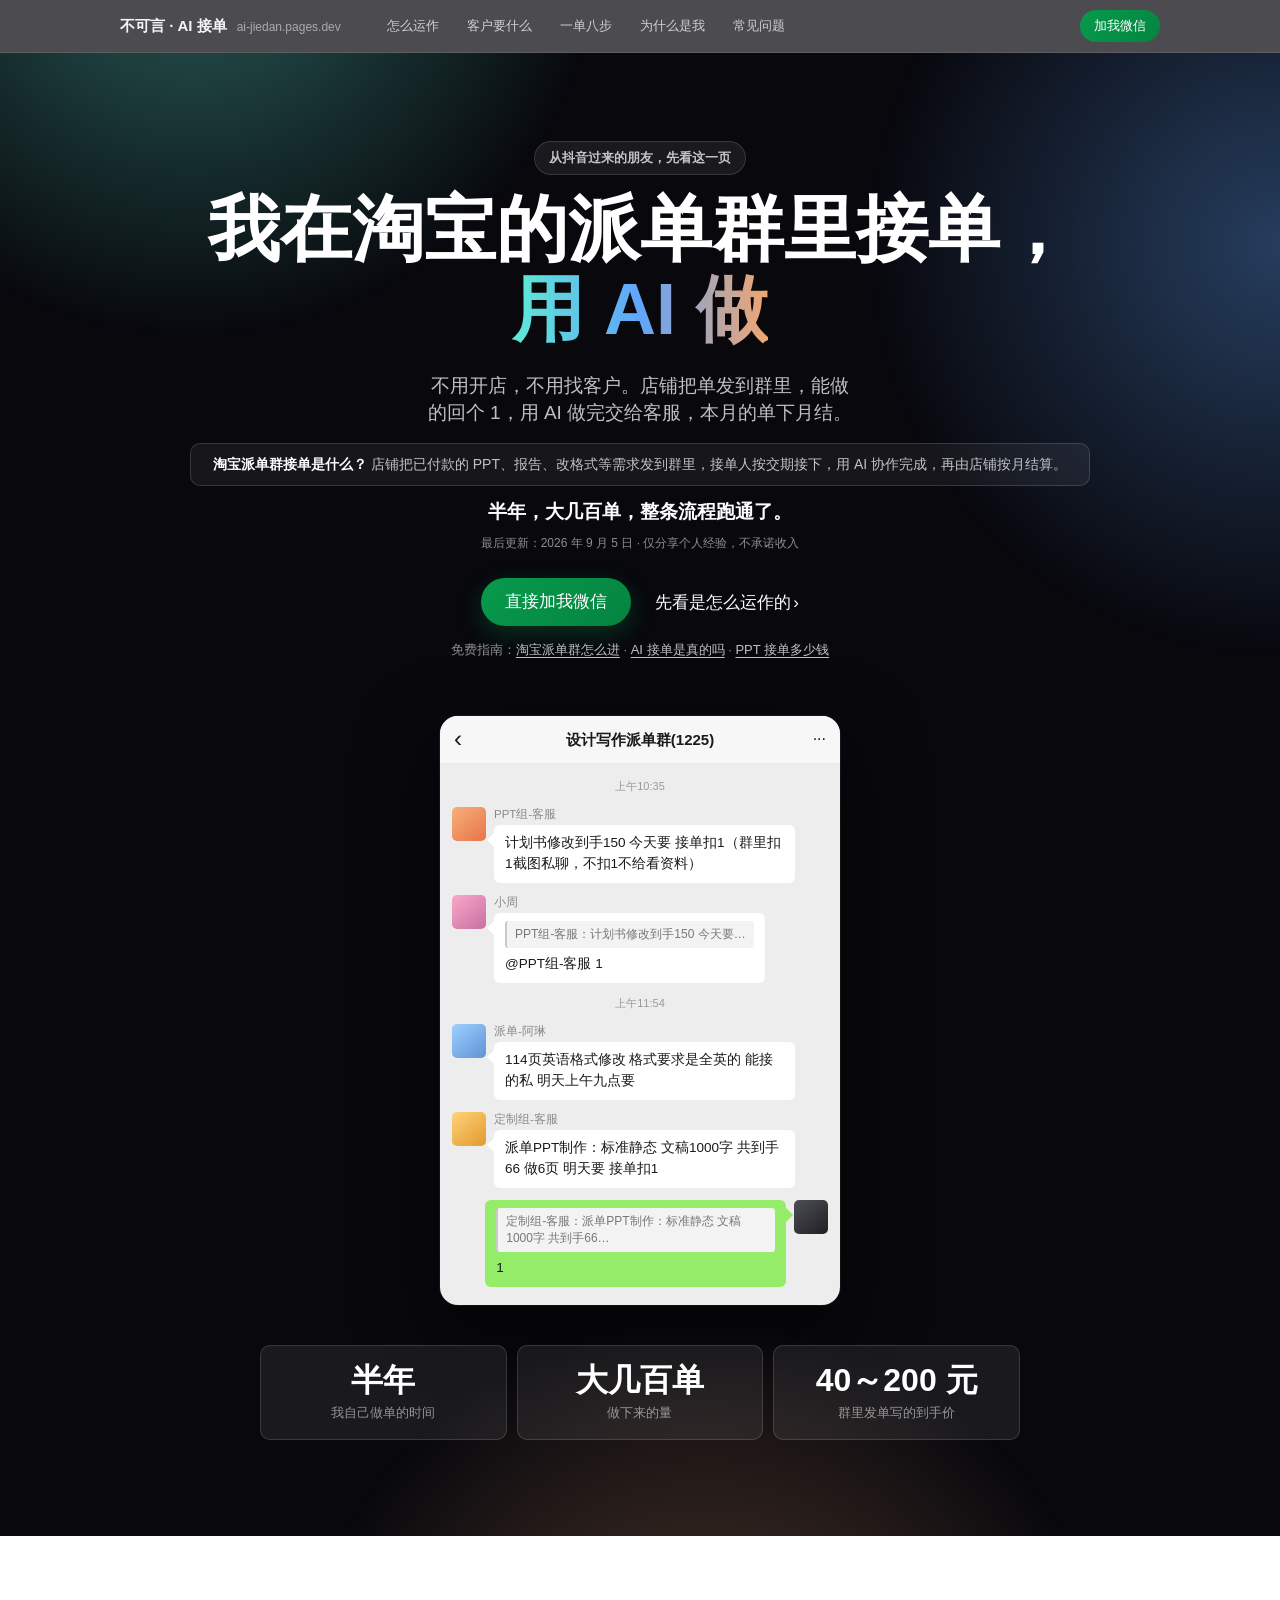
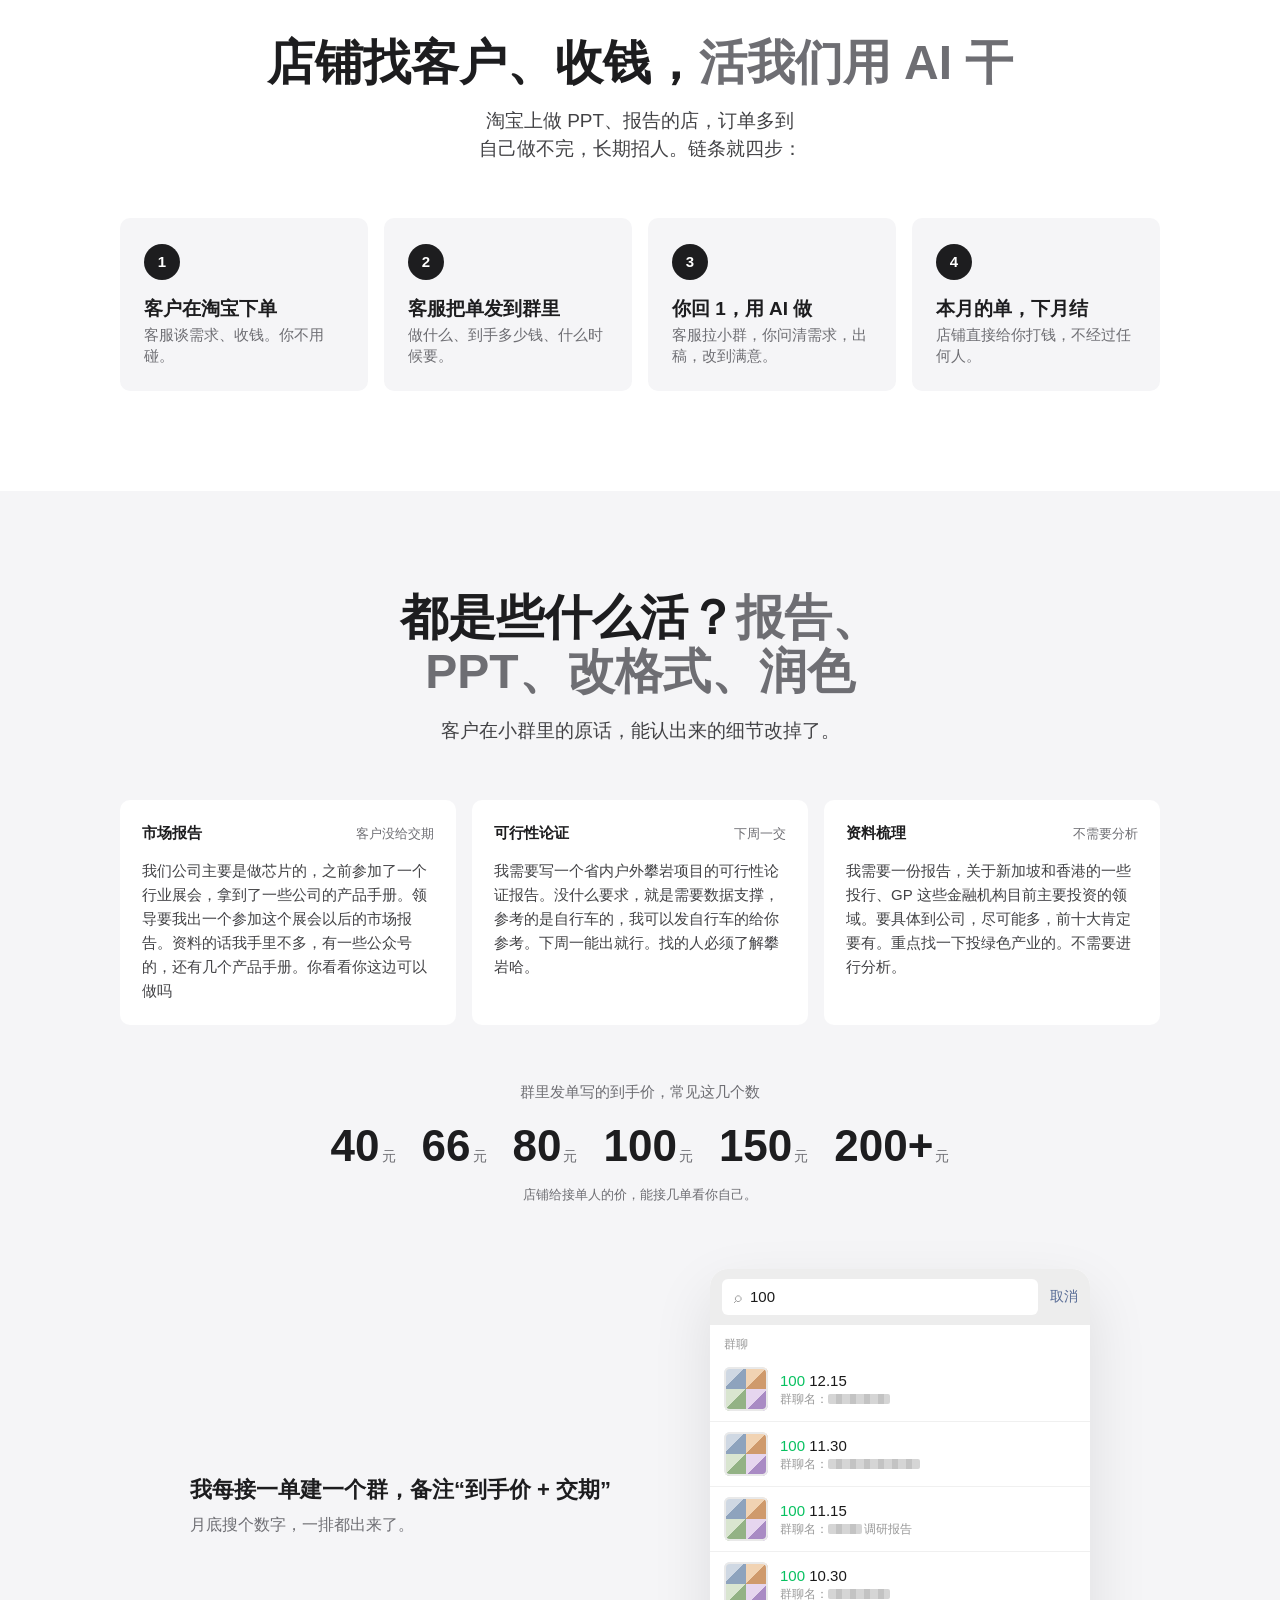
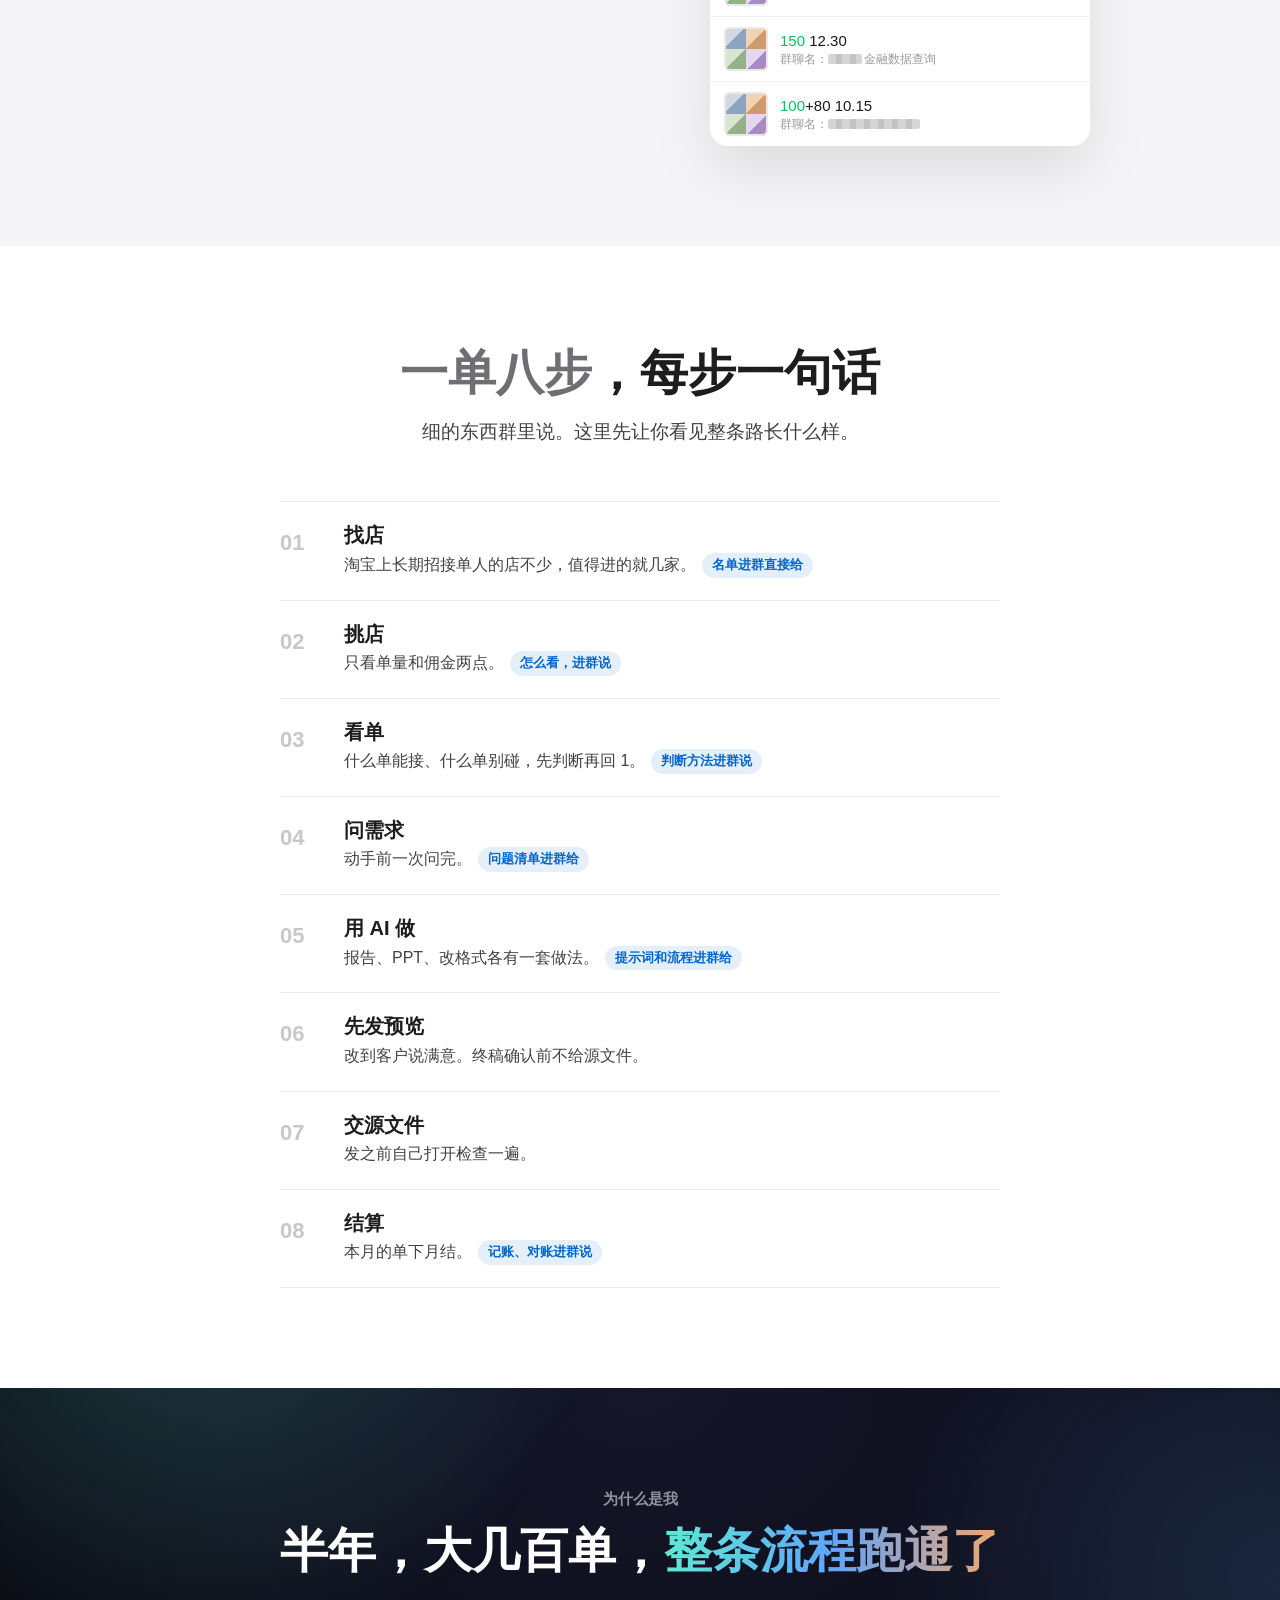
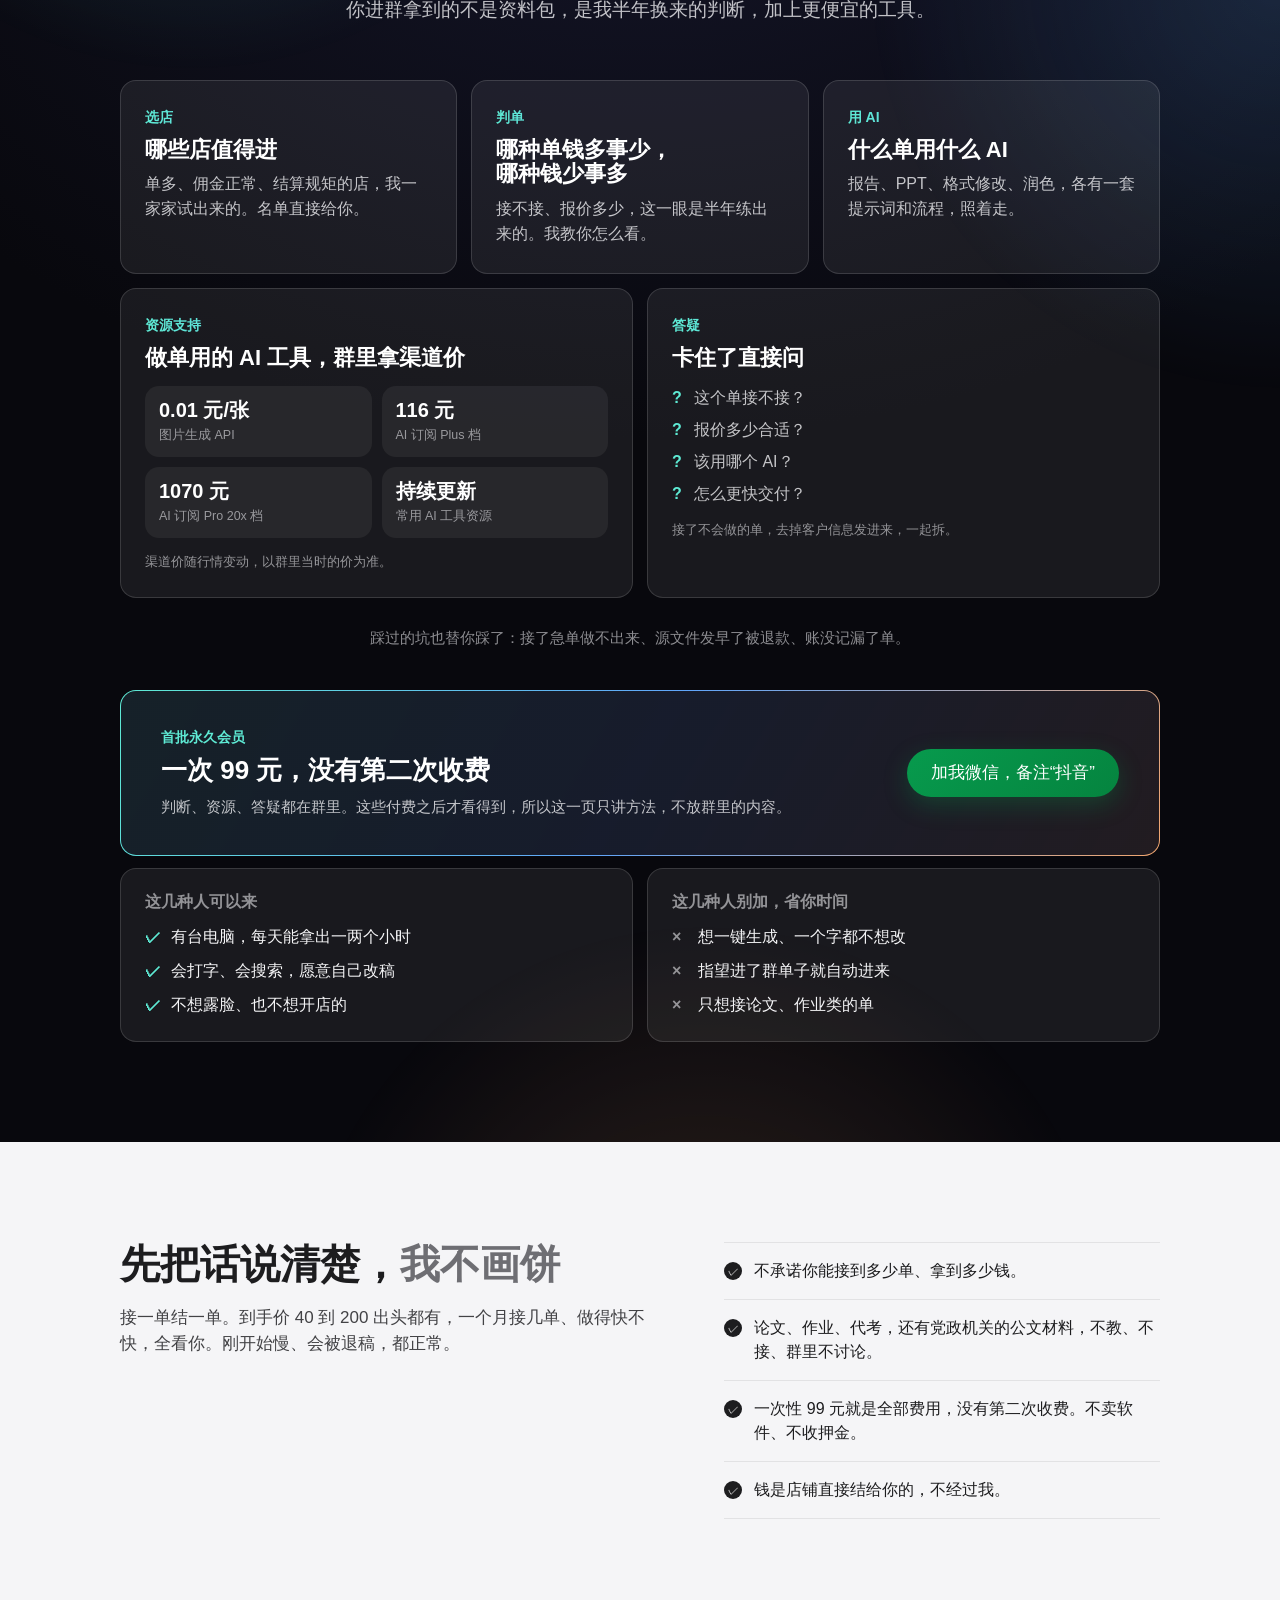
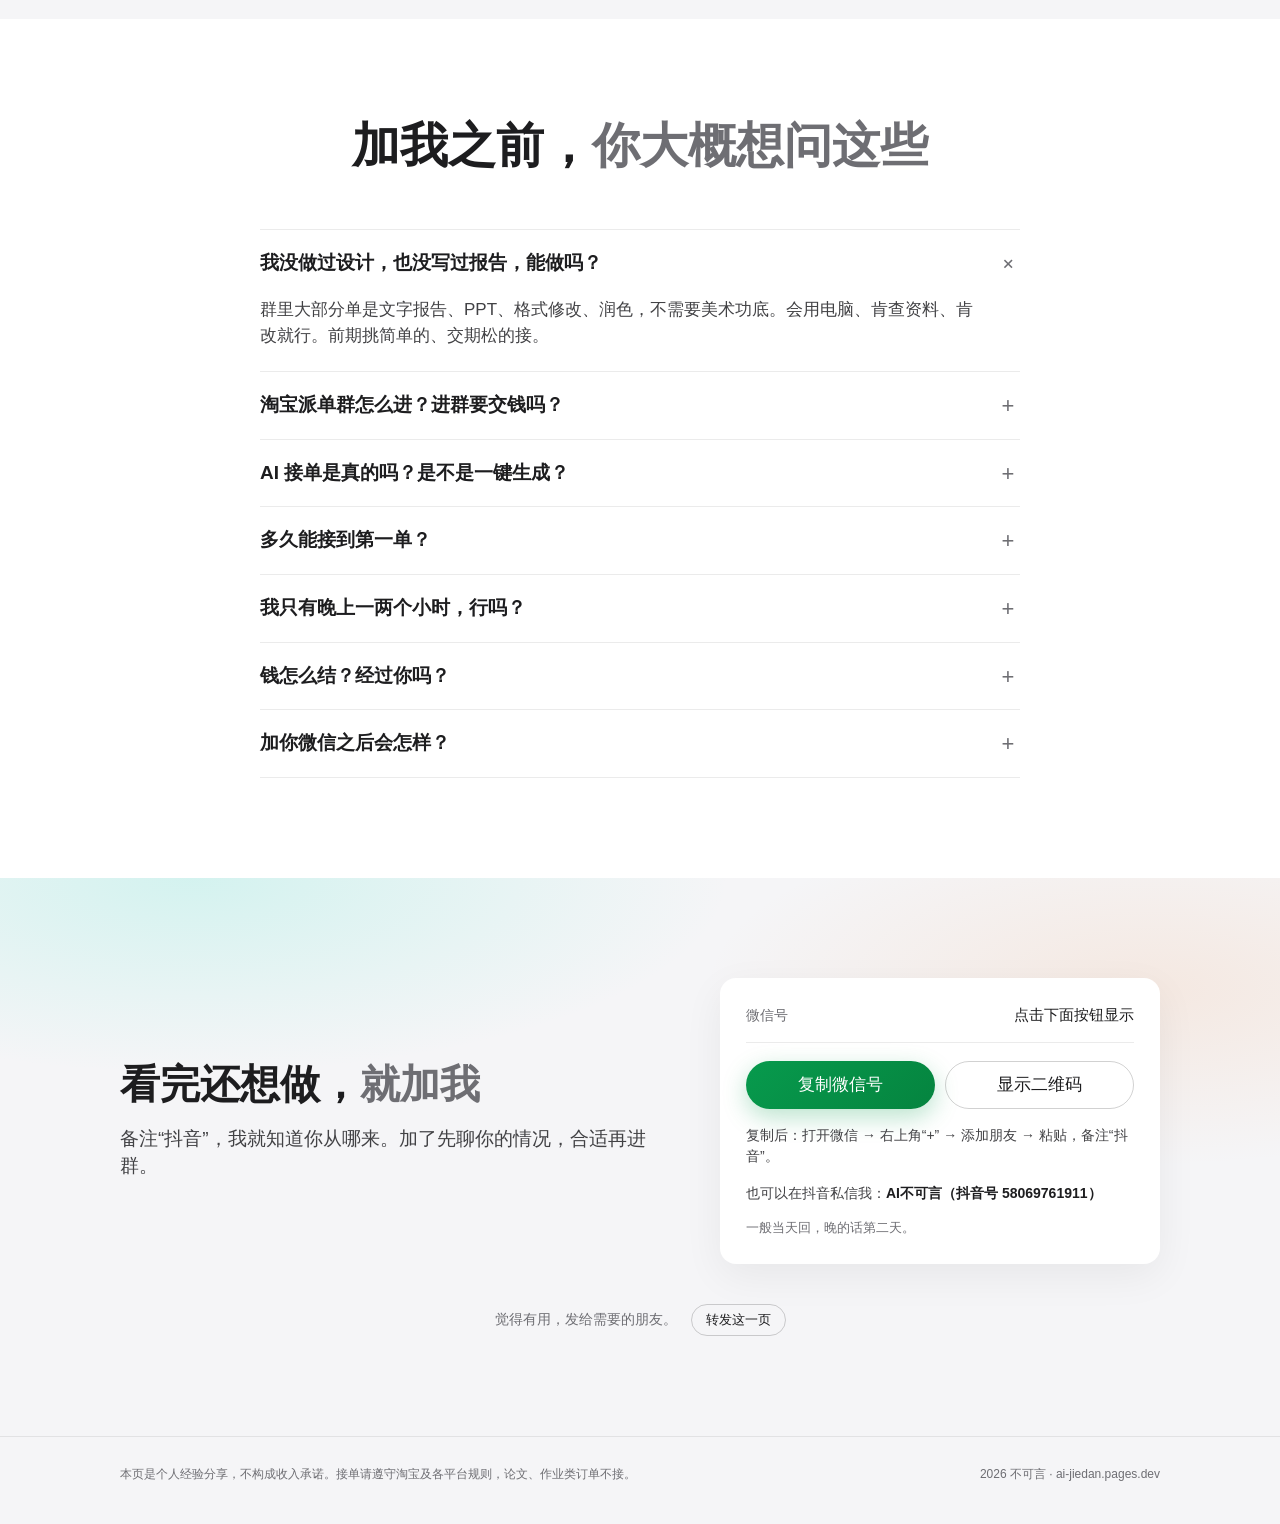
<file: index.html>
<!doctype html>
<html lang="zh-CN">
  <head>
    <meta charset="utf-8" />
    <meta name="viewport" content="width=device-width, initial-scale=1" />
    <meta
      http-equiv="Content-Security-Policy"
      content="default-src 'self'; img-src 'self' data:; style-src 'self'; script-src 'self'; connect-src 'none'; object-src 'none'; base-uri 'self'; form-action 'none'"
    />
    <meta name="referrer" content="no-referrer" />
    <meta name="format-detection" content="telephone=no" />
    <meta name="theme-color" content="#08080d" />
    <title>用 AI 在淘宝派单群接单怎么做？找店、进群、做单、结算八步｜不可言</title>
    <meta
      name="description"
      content="淘宝上做 PPT、报告的店铺长期招人，进他们的派单群，看到能做的单就接，用 AI 做完交给客服，本月单下月结。不可言做了半年、大几百单，把找店、进群、挑单、做单、结算的整条流程讲清楚，附派单群里真实的到手价。"
    />
    <meta name="author" content="不可言" />
    <meta name="robots" content="index, follow, max-image-preview:large" />
    <link rel="canonical" href="https://ai-jiedan.pages.dev/" />
    <link rel="alternate" type="text/plain" href="llms.txt" title="AI 阅读摘要" />
    <link rel="icon" href="favicon.svg" type="image/svg+xml" />
    <link rel="apple-touch-icon" href="assets/apple-touch-icon.png" />

    <meta property="og:type" content="website" />
    <meta property="og:site_name" content="不可言 · AI 接单" />
    <meta property="og:locale" content="zh_CN" />
    <meta property="og:url" content="https://ai-jiedan.pages.dev/" />
    <meta property="og:title" content="我在淘宝的派单群里接单，用 AI 做｜不可言" />
    <meta
      property="og:description"
      content="不用开店、不用找客户。进淘宝店铺的派单群，看到能做的单就接，用 AI 做完交给客服，本月单下月结。做了半年、大几百单，一单八步讲清楚。"
    />
    <meta property="og:image" content="https://ai-jiedan.pages.dev/assets/og-image.png" />
    <meta property="og:image:type" content="image/png" />
    <meta property="og:image:secure_url" content="https://ai-jiedan.pages.dev/assets/og-image.png" />
    <meta property="og:image:width" content="1200" />
    <meta property="og:image:height" content="630" />
    <meta property="og:image:alt" content="我在淘宝的派单群里接单，用 AI 做" />
    <meta property="article:published_time" content="2026-09-05" />
    <meta property="article:modified_time" content="2026-09-05" />
    <meta name="twitter:card" content="summary_large_image" />
    <meta name="twitter:title" content="我在淘宝的派单群里接单，用 AI 做｜不可言" />
    <meta name="twitter:description" content="进淘宝店铺的派单群，看到能做的单就接，用 AI 做完交给客服，本月单下月结。一单八步讲清楚。" />
    <meta name="twitter:image" content="https://ai-jiedan.pages.dev/assets/og-image.png" />
    <meta name="twitter:url" content="https://ai-jiedan.pages.dev/" />

    <link rel="stylesheet" href="styles.css" />

    <script type="application/ld+json">
      {
        "@context": "https://schema.org",
        "@graph": [
          {
            "@type": "WebSite",
            "@id": "https://ai-jiedan.pages.dev/#website",
            "url": "https://ai-jiedan.pages.dev/",
            "name": "不可言 · AI 接单",
            "inLanguage": "zh-CN",
            "publisher": { "@id": "https://ai-jiedan.pages.dev/#person" }
          },
          {
            "@type": "Person",
            "@id": "https://ai-jiedan.pages.dev/#person",
            "name": "不可言",
            "description": "在淘宝店铺的派单群里接 PPT、报告、格式修改类订单，用 AI 完成，做了半年、大几百单；分享找店、进群、做单、结算的完整流程。",
            "knowsAbout": ["淘宝派单群接单", "用 AI 写报告和做 PPT", "兼职接单流程", "接单结算与对账"]
          },
          {
            "@type": "WebPage",
            "@id": "https://ai-jiedan.pages.dev/#webpage",
            "url": "https://ai-jiedan.pages.dev/",
            "name": "用 AI 在淘宝派单群接单怎么做？找店、进群、做单、结算八步｜不可言",
            "description": "淘宝上做 PPT、报告的店铺长期招人，进他们的派单群，看到能做的单就接，用 AI 做完交给客服，本月单下月结。找店、进群、挑单、做单、结算的整条流程。",
            "inLanguage": "zh-CN",
            "isPartOf": { "@id": "https://ai-jiedan.pages.dev/#website" },
            "about": { "@id": "https://ai-jiedan.pages.dev/#person" },
            "author": { "@id": "https://ai-jiedan.pages.dev/#person" },
            "primaryImageOfPage": "https://ai-jiedan.pages.dev/assets/og-image.png",
            "mainEntity": { "@id": "https://ai-jiedan.pages.dev/#article" },
            "datePublished": "2026-09-05",
            "dateModified": "2026-09-05"
          },
          {
            "@type": "Article",
            "@id": "https://ai-jiedan.pages.dev/#article",
            "headline": "用 AI 在淘宝派单群接单怎么做？找店、进群、做单、结算八步",
            "description": "一份来自真实做单经验的淘宝派单群接单指南，讲清楚适合接什么单、如何用 AI 协作、如何交付和对账。",
            "inLanguage": "zh-CN",
            "mainEntityOfPage": { "@id": "https://ai-jiedan.pages.dev/#webpage" },
            "author": { "@id": "https://ai-jiedan.pages.dev/#person" },
            "publisher": { "@id": "https://ai-jiedan.pages.dev/#person" },
            "image": {
              "@type": "ImageObject",
              "url": "https://ai-jiedan.pages.dev/assets/og-image.png",
              "width": 1200,
              "height": 630
            },
            "articleSection": ["AI 接单", "淘宝派单群", "PPT 接单"],
            "keywords": "淘宝派单群怎么进, AI 接单是真的吗, PPT 接单, 写报告接单",
            "datePublished": "2026-09-05",
            "dateModified": "2026-09-05"
          },
          {
            "@type": "HowTo",
            "@id": "https://ai-jiedan.pages.dev/#howto",
            "name": "在淘宝派单群用 AI 接一单的八个步骤",
            "description": "从找到招接单人的淘宝店铺，到进派单群、接单、用 AI 完成、交付和结算的完整流程。",
            "inLanguage": "zh-CN",
            "step": [
              { "@type": "HowToStep", "position": 1, "name": "找店", "text": "淘宝上长期招接单人的店不少，值得进的就几家。" },
              { "@type": "HowToStep", "position": 2, "name": "挑店", "text": "只看单量和佣金两点。" },
              { "@type": "HowToStep", "position": 3, "name": "看单", "text": "什么单能接、什么单别碰，先判断再回 1。" },
              { "@type": "HowToStep", "position": 4, "name": "问需求", "text": "动手前一次问完。" },
              { "@type": "HowToStep", "position": 5, "name": "用 AI 做", "text": "报告、PPT、改格式各有一套做法。" },
              { "@type": "HowToStep", "position": 6, "name": "先发预览", "text": "改到客户说满意，终稿确认前不给源文件。" },
              { "@type": "HowToStep", "position": 7, "name": "交源文件", "text": "发之前自己打开检查一遍。" },
              { "@type": "HowToStep", "position": 8, "name": "结算", "text": "本月的单下月结，自己记账、对账。" }
            ]
          },
          {
            "@type": "FAQPage",
            "@id": "https://ai-jiedan.pages.dev/#faq",
            "inLanguage": "zh-CN",
            "mainEntity": [
              { "@type": "Question", "name": "没做过设计、没写过报告，能在淘宝派单群接单吗？", "acceptedAnswer": { "@type": "Answer", "text": "群里大部分单是文字报告、PPT、格式修改、润色，不需要美术功底。会用电脑、肯查资料、肯改就行。" } },
              { "@type": "Question", "name": "淘宝派单群怎么进？进群要交钱吗？", "acceptedAnswer": { "@type": "Answer", "text": "要，一次性 99 元，没有第二次收费。加微信、先聊不要钱。不卖软件、不收押金、不收培训费。" } },
              { "@type": "Question", "name": "AI 接单是真的吗？是不是一键生成？", "acceptedAnswer": { "@type": "Answer", "text": "是真的有人用 AI 提高报告、PPT 和格式修改的效率，但不是一键生成。资料要自己核对，内容要按客户反馈修改，交付前也要人工检查。" } },
              { "@type": "Question", "name": "多久能接到第一单？", "acceptedAnswer": { "@type": "Answer", "text": "店铺通过得快的话，当天就能进派单群看单。第一单什么时候来，看群里有没有合适的、你敢不敢回那个 1，时间说不准。" } },
              { "@type": "Question", "name": "每天只有晚上一两个小时，能接单吗？", "acceptedAnswer": { "@type": "Answer", "text": "行，挑单只看交期：今天要、明早要的放过，接周五要、下周一交这种。" } },
              { "@type": "Question", "name": "接单的钱怎么结？经过不可言吗？", "acceptedAnswer": { "@type": "Answer", "text": "不经过。店铺直接结给接单人，本月的单下月结。" } },
              { "@type": "Question", "name": "加不可言微信之后会怎样？", "acceptedAnswer": { "@type": "Answer", "text": "先了解你的情况：一天有多少时间、会点什么、想做哪类单。合适的话告诉你进群方式，99 元是全部费用，付了当天进群。" } }
            ]
          }
        ]
      }
    </script>
  </head>
  <body>
    <img class="share-thumb" src="assets/share-300.png" alt="" aria-hidden="true" width="300" height="300" />
    <a class="skip-link" href="#main">跳到正文</a>

    <header class="top" id="top">
      <div class="wrap top-row">
        <a class="brand" href="#top">不可言 · AI 接单 <span class="brand-url">ai-jiedan.pages.dev</span></a>

        <nav class="nav" id="nav" aria-label="页面导航">
          <a href="#how">怎么运作</a>
          <a href="#orders">客户要什么</a>
          <a href="#steps">一单八步</a>
          <a href="#why">为什么是我</a>
          <a href="#faq">常见问题</a>
        </nav>

        <a class="btn btn--wx btn--sm top-cta" href="#contact">加我微信</a>

        <button class="menu" type="button" aria-expanded="false" aria-controls="nav" aria-label="打开菜单">
          <span></span><span></span>
        </button>
      </div>
    </header>

    <main id="main">
      <!-- 首屏 -->
      <section class="hero" id="hero">
        <div class="aurora" aria-hidden="true"><i></i><i></i><i></i></div>
        <div class="wrap hero-inner">
          <p class="eyebrow">从抖音过来的朋友，先看这一页</p>
          <h1>我在淘宝的派单群里接单，<br /><em>用 AI 做</em></h1>
          <p class="hero-sub">不用开店，不用找客户。店铺把单发到群里，能做的回个 1，用 AI 做完交给客服，本月的单下月结。</p>
          <p class="hero-definition"><strong>淘宝派单群接单是什么？</strong> 店铺把已付款的 PPT、报告、改格式等需求发到群里，接单人按交期接下，用 AI 协作完成，再由店铺按月结算。</p>
          <p class="hero-cred">半年，大几百单，整条流程跑通了。</p>
          <p class="updated"><time datetime="2026-09-05">最后更新：2026 年 9 月 5 日</time> · 仅分享个人经验，不承诺收入</p>
          <div class="hero-actions">
            <a class="btn btn--wx" href="#contact">直接加我微信</a>
            <a class="link" href="#how">先看是怎么运作的 <span aria-hidden="true">›</span></a>
          </div>
          <p class="hero-guides">免费指南：<a href="taobao-paidan-qun.html">淘宝派单群怎么进</a> · <a href="ai-jiedan.html">AI 接单是真的吗</a> · <a href="ppt-jiedan.html">PPT 接单多少钱</a></p>

          <div class="wx" role="img" aria-label="派单群消息示意：客服在群里发单，写明做什么、到手多少钱、什么时候要，能做的人回 1">
            <div class="wx-bar">
              <span class="wx-back" aria-hidden="true">‹</span>
              <span class="wx-title">设计写作派单群(1225)</span>
              <span class="wx-more" aria-hidden="true">···</span>
            </div>
            <div class="wx-body">
              <div class="wx-time">上午10:35</div>
              <div class="wx-msg">
                <span class="wx-avatar wx-avatar--a"></span>
                <div class="wx-msg-main">
                  <span class="wx-name">PPT组-客服</span>
                  <div class="wx-bubble">计划书修改到手150 今天要 接单扣1（群里扣1截图私聊，不扣1不给看资料）</div>
                </div>
              </div>
              <div class="wx-msg">
                <span class="wx-avatar wx-avatar--b"></span>
                <div class="wx-msg-main">
                  <span class="wx-name">小周</span>
                  <div class="wx-bubble"><span class="wx-quote">PPT组-客服：计划书修改到手150 今天要…</span>@PPT组-客服 1</div>
                </div>
              </div>
              <div class="wx-time">上午11:54</div>
              <div class="wx-msg">
                <span class="wx-avatar wx-avatar--d"></span>
                <div class="wx-msg-main">
                  <span class="wx-name">派单-阿琳</span>
                  <div class="wx-bubble">114页英语格式修改 格式要求是全英的 能接的私 明天上午九点要</div>
                </div>
              </div>
              <div class="wx-msg">
                <span class="wx-avatar wx-avatar--c"></span>
                <div class="wx-msg-main">
                  <span class="wx-name">定制组-客服</span>
                  <div class="wx-bubble">派单PPT制作：标准静态 文稿1000字 共到手66 做6页 明天要 接单扣1</div>
                </div>
              </div>
              <div class="wx-msg wx-msg--me">
                <div class="wx-msg-main">
                  <div class="wx-bubble wx-bubble--me"><span class="wx-quote">定制组-客服：派单PPT制作：标准静态 文稿1000字 共到手66…</span>1</div>
                </div>
                <span class="wx-avatar wx-avatar--me"></span>
              </div>
            </div>
          </div>

          <ul class="stats" aria-label="几个事实">
            <li><strong>半年</strong><span>我自己做单的时间</span></li>
            <li><strong>大几百单</strong><span>做下来的量</span></li>
            <li><strong>40～200 元</strong><span>群里发单写的到手价</span></li>
          </ul>
        </div>
      </section>

      <!-- 01 怎么运作 -->
      <section class="sec" id="how">
        <div class="wrap">
          <div class="sec-head">
            <h2>店铺找客户、收钱，<em>活我们用 AI 干</em></h2>
            <p class="sub">淘宝上做 PPT、报告的店，订单多到自己做不完，长期招人。链条就四步：</p>
          </div>
          <ol class="flow">
            <li><span class="flow-n">1</span><h3>客户在淘宝下单</h3><p>客服谈需求、收钱。你不用碰。</p></li>
            <li><span class="flow-n">2</span><h3>客服把单发到群里</h3><p>做什么、到手多少钱、什么时候要。</p></li>
            <li><span class="flow-n">3</span><h3>你回 1，用 AI 做</h3><p>客服拉小群，你问清需求，出稿，改到满意。</p></li>
            <li><span class="flow-n">4</span><h3>本月的单，下月结</h3><p>店铺直接给你打钱，不经过任何人。</p></li>
          </ol>
        </div>
      </section>

      <!-- 02 客户要什么 -->
      <section class="sec sec--alt" id="orders">
        <div class="wrap">
          <div class="sec-head">
            <h2>都是些什么活？<em>报告、PPT、改格式、润色</em></h2>
            <p class="sub">客户在小群里的原话，能认出来的细节改掉了。</p>
          </div>

          <div class="orders">
            <article class="order">
              <div class="order-top"><span class="tag">市场报告</span><span class="order-when">客户没给交期</span></div>
              <blockquote class="order-quote">我们公司主要是做芯片的，之前参加了一个行业展会，拿到了一些公司的产品手册。领导要我出一个参加这个展会以后的市场报告。资料的话我手里不多，有一些公众号的，还有几个产品手册。你看看你这边可以做吗</blockquote>
            </article>
            <article class="order">
              <div class="order-top"><span class="tag">可行性论证</span><span class="order-when">下周一交</span></div>
              <blockquote class="order-quote">我需要写一个省内户外攀岩项目的可行性论证报告。没什么要求，就是需要数据支撑，参考的是自行车的，我可以发自行车的给你参考。下周一能出就行。找的人必须了解攀岩哈。</blockquote>
            </article>
            <article class="order">
              <div class="order-top"><span class="tag">资料梳理</span><span class="order-when">不需要分析</span></div>
              <blockquote class="order-quote">我需要一份报告，关于新加坡和香港的一些投行、GP 这些金融机构目前主要投资的领域。要具体到公司，尽可能多，前十大肯定要有。重点找一下投绿色产业的。不需要进行分析。</blockquote>
            </article>
          </div>

          <div class="prices">
            <p class="prices-label">群里发单写的到手价，常见这几个数</p>
            <ul class="prices-row" aria-label="常见到手价">
              <li>40</li><li>66</li><li>80</li><li>100</li><li>150</li><li>200+</li>
            </ul>
            <p class="prices-note">店铺给接单人的价，能接几单看你自己。</p>
          </div>

          <div class="search-demo">
            <div class="search-demo-text">
              <h3>我每接一单建一个群，备注“到手价 + 交期”</h3>
              <p>月底搜个数字，一排都出来了。</p>
            </div>
            <div class="wxs" role="img" aria-label="微信搜索结果示意：多个以到手价和交期命名的订单群">
              <div class="wxs-bar"><span class="wxs-input">100</span><span class="wxs-cancel">取消</span></div>
              <div class="wxs-label">群聊</div>
              <ul class="wxs-list">
                <li><span class="wxs-avatar"></span><div><b><i>100</i> 12.15</b><small>群聊名：<span class="blur w3"></span></small></div></li>
                <li><span class="wxs-avatar"></span><div><b><i>100</i> 11.30</b><small>群聊名：<span class="blur w4"></span></small></div></li>
                <li><span class="wxs-avatar"></span><div><b><i>100</i> 11.15</b><small>群聊名：<span class="blur w2"></span>调研报告</small></div></li>
                <li><span class="wxs-avatar"></span><div><b><i>100</i> 10.30</b><small>群聊名：<span class="blur w3"></span></small></div></li>
                <li><span class="wxs-avatar"></span><div><b><i>150</i> 12.30</b><small>群聊名：<span class="blur w2"></span>金融数据查询</small></div></li>
                <li><span class="wxs-avatar"></span><div><b><i>100</i>+80 10.15</b><small>群聊名：<span class="blur w4"></span></small></div></li>
              </ul>
            </div>
          </div>
        </div>
      </section>

      <!-- 03 一单八步 -->
      <section class="sec" id="steps">
        <div class="wrap">
          <div class="sec-head">
            <h2><em>一单八步</em>，每步一句话</h2>
            <p class="sub">细的东西群里说。这里先让你看见整条路长什么样。</p>
          </div>
          <ol class="steps">
            <li><span class="step-n">01</span><div><h3>找店</h3><p>淘宝上长期招接单人的店不少，值得进的就几家。<span class="pill">名单进群直接给</span></p></div></li>
            <li><span class="step-n">02</span><div><h3>挑店</h3><p>只看单量和佣金两点。<span class="pill">怎么看，进群说</span></p></div></li>
            <li><span class="step-n">03</span><div><h3>看单</h3><p>什么单能接、什么单别碰，先判断再回 1。<span class="pill">判断方法进群说</span></p></div></li>
            <li><span class="step-n">04</span><div><h3>问需求</h3><p>动手前一次问完。<span class="pill">问题清单进群给</span></p></div></li>
            <li><span class="step-n">05</span><div><h3>用 AI 做</h3><p>报告、PPT、改格式各有一套做法。<span class="pill">提示词和流程进群给</span></p></div></li>
            <li><span class="step-n">06</span><div><h3>先发预览</h3><p>改到客户说满意。终稿确认前不给源文件。</p></div></li>
            <li><span class="step-n">07</span><div><h3>交源文件</h3><p>发之前自己打开检查一遍。</p></div></li>
            <li><span class="step-n">08</span><div><h3>结算</h3><p>本月的单下月结。<span class="pill">记账、对账进群说</span></p></div></li>
          </ol>
        </div>
      </section>

      <!-- 04 为什么是我 -->
      <section class="sec sec--dark" id="why">
        <div class="aurora aurora--dim" aria-hidden="true"><i></i><i></i><i></i></div>
        <div class="wrap">
          <div class="sec-head">
            <p class="eyebrow">为什么是我</p>
            <h2>半年，大几百单，<em>整条流程跑通了</em></h2>
            <p class="sub">你进群拿到的不是资料包，是我半年换来的判断，加上更便宜的工具。</p>
          </div>

          <div class="bento">
            <article class="bento-card">
              <p class="bento-k">选店</p>
              <h3>哪些店值得进</h3>
              <p>单多、佣金正常、结算规矩的店，我一家家试出来的。名单直接给你。</p>
            </article>
            <article class="bento-card">
              <p class="bento-k">判单</p>
              <h3>哪种单钱多事少，哪种钱少事多</h3>
              <p>接不接、报价多少，这一眼是半年练出来的。我教你怎么看。</p>
            </article>
            <article class="bento-card">
              <p class="bento-k">用 AI</p>
              <h3>什么单用什么 AI</h3>
              <p>报告、PPT、格式修改、润色，各有一套提示词和流程，照着走。</p>
            </article>
            <article class="bento-card bento-card--wide">
              <p class="bento-k">资源支持</p>
              <h3>做单用的 AI 工具，群里拿渠道价</h3>
              <ul class="res">
                <li><b>0.01 元/张</b><span>图片生成 API</span></li>
                <li><b>116 元</b><span>AI 订阅 Plus 档</span></li>
                <li><b>1070 元</b><span>AI 订阅 Pro 20x 档</span></li>
                <li><b>持续更新</b><span>常用 AI 工具资源</span></li>
              </ul>
              <p class="res-note">渠道价随行情变动，以群里当时的价为准。</p>
            </article>
            <article class="bento-card bento-card--wide">
              <p class="bento-k">答疑</p>
              <h3>卡住了直接问</h3>
              <ul class="qa">
                <li>这个单接不接？</li>
                <li>报价多少合适？</li>
                <li>该用哪个 AI？</li>
                <li>怎么更快交付？</li>
              </ul>
              <p class="res-note">接了不会做的单，去掉客户信息发进来，一起拆。</p>
            </article>
          </div>

          <p class="pits-line">踩过的坑也替你踩了：接了急单做不出来、源文件发早了被退款、账没记漏了单。</p>

          <div class="offer">
            <div class="offer-text">
              <p class="offer-k">首批永久会员</p>
              <h3>一次 99 元，没有第二次收费</h3>
              <p>判断、资源、答疑都在群里。这些付费之后才看得到，所以这一页只讲方法，不放群里的内容。</p>
            </div>
            <a class="btn btn--wx" href="#contact">加我微信，备注“抖音”</a>
          </div>

          <div class="fit">
            <div class="fit-col">
              <h3>这几种人可以来</h3>
              <ul class="fit-yes">
                <li>有台电脑，每天能拿出一两个小时</li>
                <li>会打字、会搜索，愿意自己改稿</li>
                <li>不想露脸、也不想开店的</li>
              </ul>
            </div>
            <div class="fit-col">
              <h3>这几种人别加，省你时间</h3>
              <ul class="fit-no">
                <li>想一键生成、一个字都不想改</li>
                <li>指望进了群单子就自动进来</li>
                <li>只想接论文、作业类的单</li>
              </ul>
            </div>
          </div>
        </div>
      </section>

      <!-- 05 几句实话 -->
      <section class="sec sec--alt" id="honest">
        <div class="wrap honest-grid">
          <div>
            <h2>先把话说清楚，<em>我不画饼</em></h2>
            <p class="honest-p">接一单结一单。到手价 40 到 200 出头都有，一个月接几单、做得快不快，全看你。刚开始慢、会被退稿，都正常。</p>
          </div>
          <ul class="honest-list">
            <li>不承诺你能接到多少单、拿到多少钱。</li>
            <li>论文、作业、代考，还有党政机关的公文材料，不教、不接、群里不讨论。</li>
            <li>一次性 99 元就是全部费用，没有第二次收费。不卖软件、不收押金。</li>
            <li>钱是店铺直接结给你的，不经过我。</li>
          </ul>
        </div>
      </section>

      <!-- 06 常见问题 -->
      <section class="sec" id="faq">
        <div class="wrap faq-wrap">
          <div class="sec-head">
            <h2 id="faq-title">加我之前，<em>你大概想问这些</em></h2>
          </div>
          <div class="faq" aria-labelledby="faq-title">
            <details open>
              <summary>我没做过设计，也没写过报告，能做吗？</summary>
              <p>群里大部分单是文字报告、PPT、格式修改、润色，不需要美术功底。会用电脑、肯查资料、肯改就行。前期挑简单的、交期松的接。</p>
            </details>
            <details>
              <summary>淘宝派单群怎么进？进群要交钱吗？</summary>
              <p>要，一次性 99 元，没有第二次收费。加我、先聊，不要钱；觉得不合适，不进就是。群里派单的到手价上面都列了，这 99 元值不值，你对着算。</p>
            </details>
            <details>
              <summary>AI 接单是真的吗？是不是一键生成？</summary>
              <p>是真的有人用 AI 提高报告、PPT 和格式修改的效率，但不是一键生成。资料要自己核对，内容要按客户反馈修改，交付前也要人工检查。</p>
            </details>
            <details>
              <summary>多久能接到第一单？</summary>
              <p>店铺通过得快的话，当天就能进派单群看单。第一单什么时候来，看群里有没有合适的、你敢不敢回那个 1，时间我说不准。</p>
            </details>
            <details>
              <summary>我只有晚上一两个小时，行吗？</summary>
              <p>行，但挑单只看交期：“今天要”“明早要”的放过，接“周五要”“下周一交”这种。前提是真坐下来做。</p>
            </details>
            <details>
              <summary>钱怎么结？经过你吗？</summary>
              <p>不经过我。店铺直接结给你，本月的单下月结。我在群里教的是怎么对账、怎么不被漏算。</p>
            </details>
            <details>
              <summary>加你微信之后会怎样？</summary>
              <p>我先问你的情况：一天有多少时间、会点什么、想做哪类单。合适的话告诉你进群方式，99 元就是全部费用，付了当天进群。不会把你拉进乱七八糟的群。</p>
            </details>
          </div>
        </div>
      </section>

      <!-- 07 加我 -->
      <section class="sec sec--alt sec--contact" id="contact">
        <div class="wrap contact-grid">
          <div class="contact-text">
            <h2>看完还想做，<em>就加我</em></h2>
            <p>备注“抖音”，我就知道你从哪来。加了先聊你的情况，合适再进群。</p>
          </div>

          <div class="card" id="contact-card">
            <div class="card-row">
              <span class="card-label">微信号</span>
              <span class="card-value" id="wx-id" aria-live="polite">点击下面按钮显示</span>
            </div>
            <div class="card-actions">
              <button class="btn btn--wx btn--block" type="button" id="wx-copy">复制微信号</button>
              <button class="btn btn--line btn--block" type="button" id="qr-toggle" aria-expanded="false" aria-controls="qr-panel">显示二维码</button>
            </div>
            <div class="qr" id="qr-panel" hidden>
              <img id="qr-img" alt="微信二维码，扫码添加" width="220" height="220" decoding="async" />
              <p>截图保存 → 微信“扫一扫” → 右上角“相册”选这张图</p>
            </div>
            <p class="card-alt" id="wx-howto" hidden>复制后：打开微信 → 右上角“+” → 添加朋友 → 粘贴，备注“抖音”。</p>
            <p class="card-alt" id="dy-line" hidden>也可以在抖音私信我：<b id="dy-id"></b></p>
            <p class="card-foot">一般当天回，晚的话第二天。</p>
            <noscript><p class="noscript-note">请在抖音私信“AI不可言”（抖音号 58069761911），备注“抖音”。</p></noscript>
          </div>
        </div>

        <div class="wrap share-row">
          <p>觉得有用，发给需要的朋友。</p>
          <button class="btn btn--line btn--sm" type="button" id="share">转发这一页</button>
        </div>
      </section>
    </main>

    <footer class="foot">
      <div class="wrap foot-row">
        <p class="foot-note">本页是个人经验分享，不构成收入承诺。接单请遵守淘宝及各平台规则，论文、作业类订单不接。</p>
        <p class="foot-copy"><span id="year">2026</span> 不可言 · ai-jiedan.pages.dev</p>
      </div>
    </footer>

    <div class="sticky" id="sticky" hidden>
      <a class="btn btn--wx btn--block" href="#contact">加我微信 · 备注“抖音”</a>
    </div>

    <div class="toast" id="toast" role="status" aria-live="polite"></div>

    <script src="script.js" defer></script>
  </body>
</html>
</file>
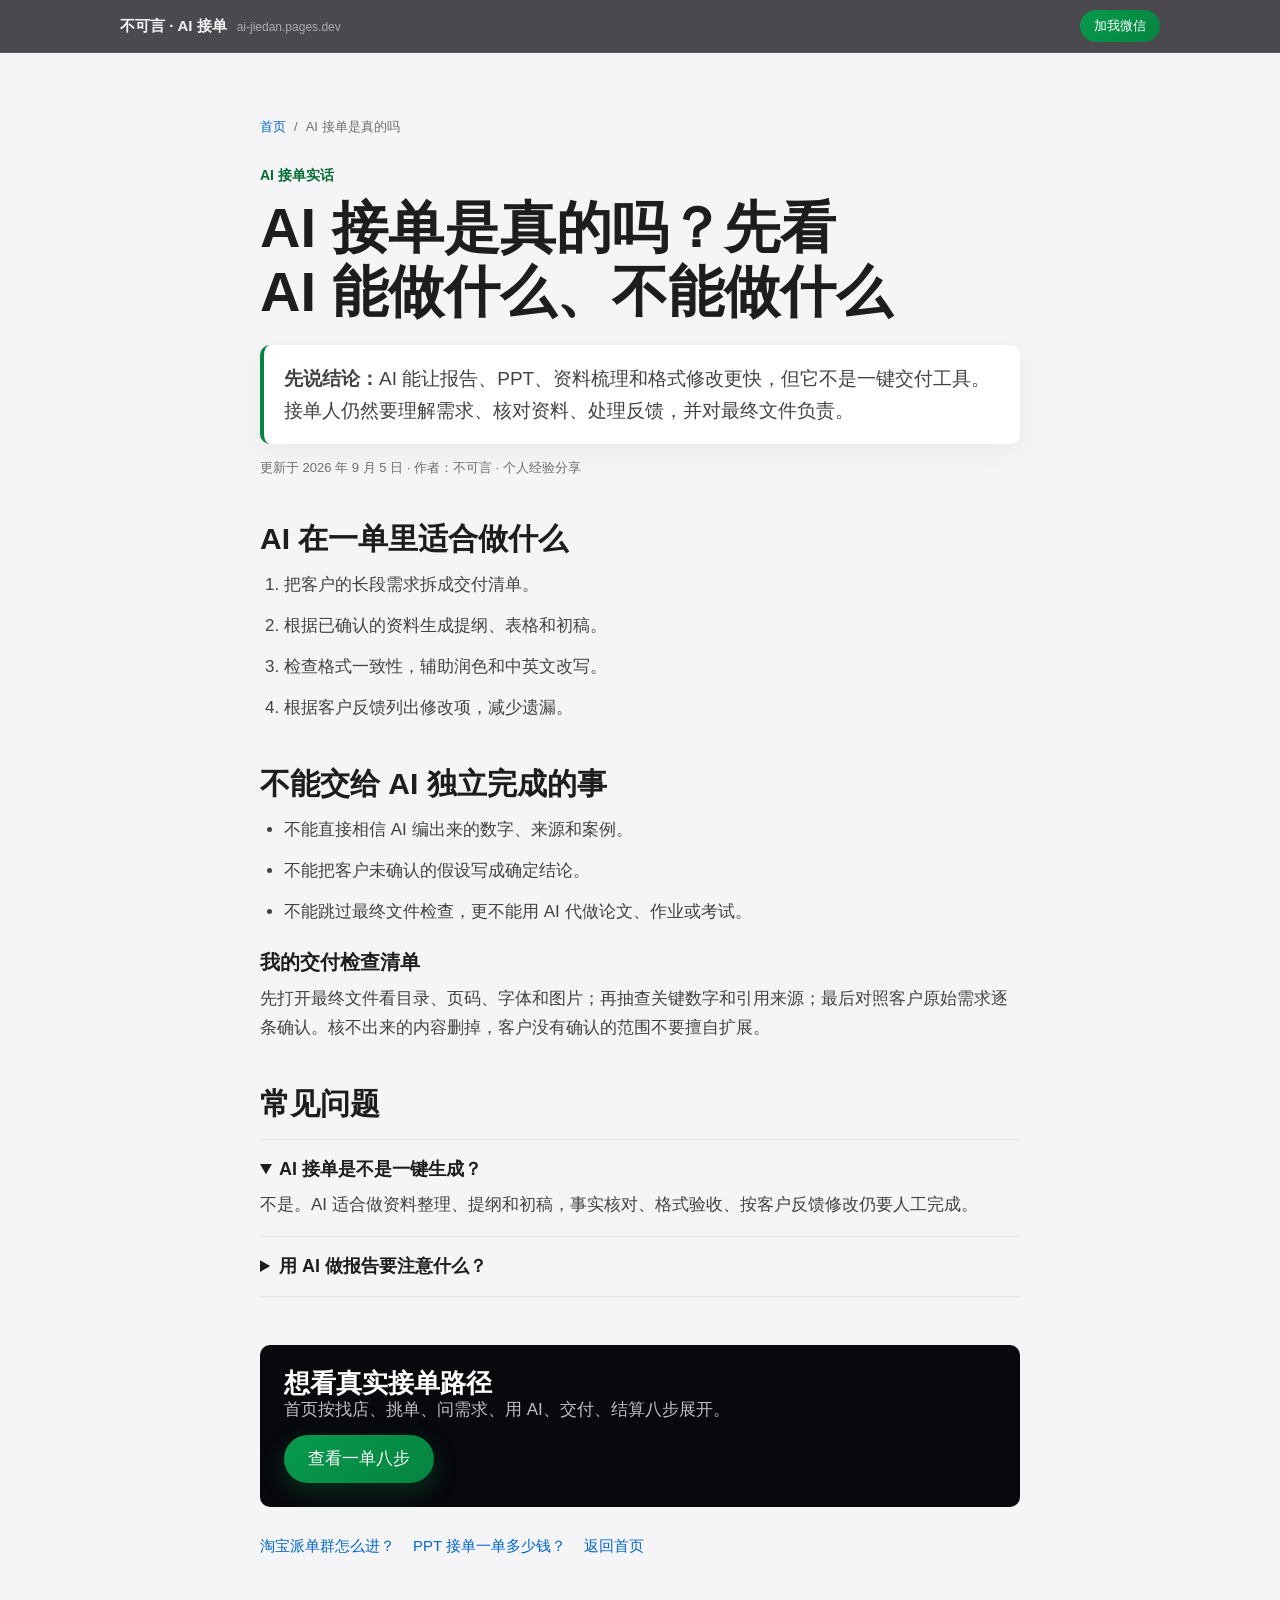
<file: ai-jiedan.html>
<!doctype html>
<html lang="zh-CN">
  <head>
    <meta charset="utf-8" /><meta name="viewport" content="width=device-width, initial-scale=1" />
    <meta name="description" content="AI 接单是真的吗？看清 AI 在报告、PPT 和格式修改中的实际作用、人工检查清单，以及不能接的订单。" />
    <meta name="robots" content="index, follow, max-image-preview:large" />
    <link rel="canonical" href="https://ai-jiedan.pages.dev/ai-jiedan.html" />
    <meta property="og:type" content="article" /><meta property="og:site_name" content="不可言 · AI 接单" />
    <meta property="og:title" content="AI 接单是真的吗？先看 AI 能做什么、不能做什么｜不可言" />
    <meta property="og:description" content="AI 可以提速资料整理和初稿，但不能替你核实事实和承担交付责任。" />
    <meta property="og:url" content="https://ai-jiedan.pages.dev/ai-jiedan.html" /><meta property="og:image" content="https://ai-jiedan.pages.dev/assets/og-image.png" />
    <meta property="article:published_time" content="2026-09-05" /><meta property="article:modified_time" content="2026-09-05" />
    <title>AI 接单是真的吗？先看 AI 能做什么、不能做什么｜不可言</title>
    <link rel="icon" href="favicon.svg" type="image/svg+xml" /><link rel="stylesheet" href="styles.css" />
    <script type="application/ld+json">{"@context":"https://schema.org","@graph":[{"@type":"BreadcrumbList","itemListElement":[{"@type":"ListItem","position":1,"name":"首页","item":"https://ai-jiedan.pages.dev/"},{"@type":"ListItem","position":2,"name":"AI 接单是真的吗","item":"https://ai-jiedan.pages.dev/ai-jiedan.html"}]},{"@type":"Article","headline":"AI 接单是真的吗？先看 AI 能做什么、不能做什么","description":"AI 在报告、PPT 和格式修改接单中的实际作用与人工检查清单。","inLanguage":"zh-CN","mainEntityOfPage":"https://ai-jiedan.pages.dev/ai-jiedan.html","author":{"@type":"Person","name":"不可言","url":"https://ai-jiedan.pages.dev/"},"datePublished":"2026-09-05","dateModified":"2026-09-05"},{"@type":"FAQPage","mainEntity":[{"@type":"Question","name":"AI 接单是不是一键生成？","acceptedAnswer":{"@type":"Answer","text":"不是。AI 适合做资料整理、提纲和初稿，事实核对、格式验收、按客户反馈修改仍要人工完成。"}},{"@type":"Question","name":"用 AI 做报告要注意什么？","acceptedAnswer":{"@type":"Answer","text":"所有数据、引用和结论都要回到原始来源核对，核不出来的内容删掉，交付前打开最终文件检查。"}}]}]}</script>
  </head>
  <body class="guide-page"><header class="top"><div class="wrap top-row"><a class="brand" href="index.html">不可言 · AI 接单 <span class="brand-url">ai-jiedan.pages.dev</span></a><a class="btn btn--wx btn--sm top-cta" href="index.html#contact">加我微信</a></div></header>
    <main class="guide-shell"><nav class="guide-breadcrumb" aria-label="面包屑"><a href="index.html">首页</a><span aria-hidden="true">/</span><span>AI 接单是真的吗</span></nav><p class="guide-kicker">AI 接单实话</p><h1>AI 接单是真的吗？先看 AI 能做什么、不能做什么</h1>
      <p class="guide-lead"><strong>先说结论：</strong>AI 能让报告、PPT、资料梳理和格式修改更快，但它不是一键交付工具。接单人仍然要理解需求、核对资料、处理反馈，并对最终文件负责。</p><p class="guide-meta"><time datetime="2026-09-05">更新于 2026 年 9 月 5 日</time> · 作者：不可言 · 个人经验分享</p>
      <section class="guide-block"><h2>AI 在一单里适合做什么</h2><ol class="guide-list"><li>把客户的长段需求拆成交付清单。</li><li>根据已确认的资料生成提纲、表格和初稿。</li><li>检查格式一致性，辅助润色和中英文改写。</li><li>根据客户反馈列出修改项，减少遗漏。</li></ol></section>
      <section class="guide-block"><h2>不能交给 AI 独立完成的事</h2><ul class="guide-list guide-list--plain"><li>不能直接相信 AI 编出来的数字、来源和案例。</li><li>不能把客户未确认的假设写成确定结论。</li><li>不能跳过最终文件检查，更不能用 AI 代做论文、作业或考试。</li></ul><h3>我的交付检查清单</h3><p>先打开最终文件看目录、页码、字体和图片；再抽查关键数字和引用来源；最后对照客户原始需求逐条确认。核不出来的内容删掉，客户没有确认的范围不要擅自扩展。</p></section>
      <section class="guide-block"><h2>常见问题</h2><div class="guide-faq"><details open><summary>AI 接单是不是一键生成？</summary><p>不是。AI 适合做资料整理、提纲和初稿，事实核对、格式验收、按客户反馈修改仍要人工完成。</p></details><details><summary>用 AI 做报告要注意什么？</summary><p>所有数据、引用和结论都要回到原始来源核对，核不出来的内容删掉，交付前打开最终文件检查。</p></details></div></section>
      <div class="guide-cta"><div><h2>想看真实接单路径</h2><p>首页按找店、挑单、问需求、用 AI、交付、结算八步展开。</p></div><a class="btn btn--wx" href="index.html#steps">查看一单八步</a></div><nav class="guide-links" aria-label="相关阅读"><a href="taobao-paidan-qun.html">淘宝派单群怎么进？</a><a href="ppt-jiedan.html">PPT 接单一单多少钱？</a><a href="index.html">返回首页</a></nav>
    </main></body>
</html>
</file>
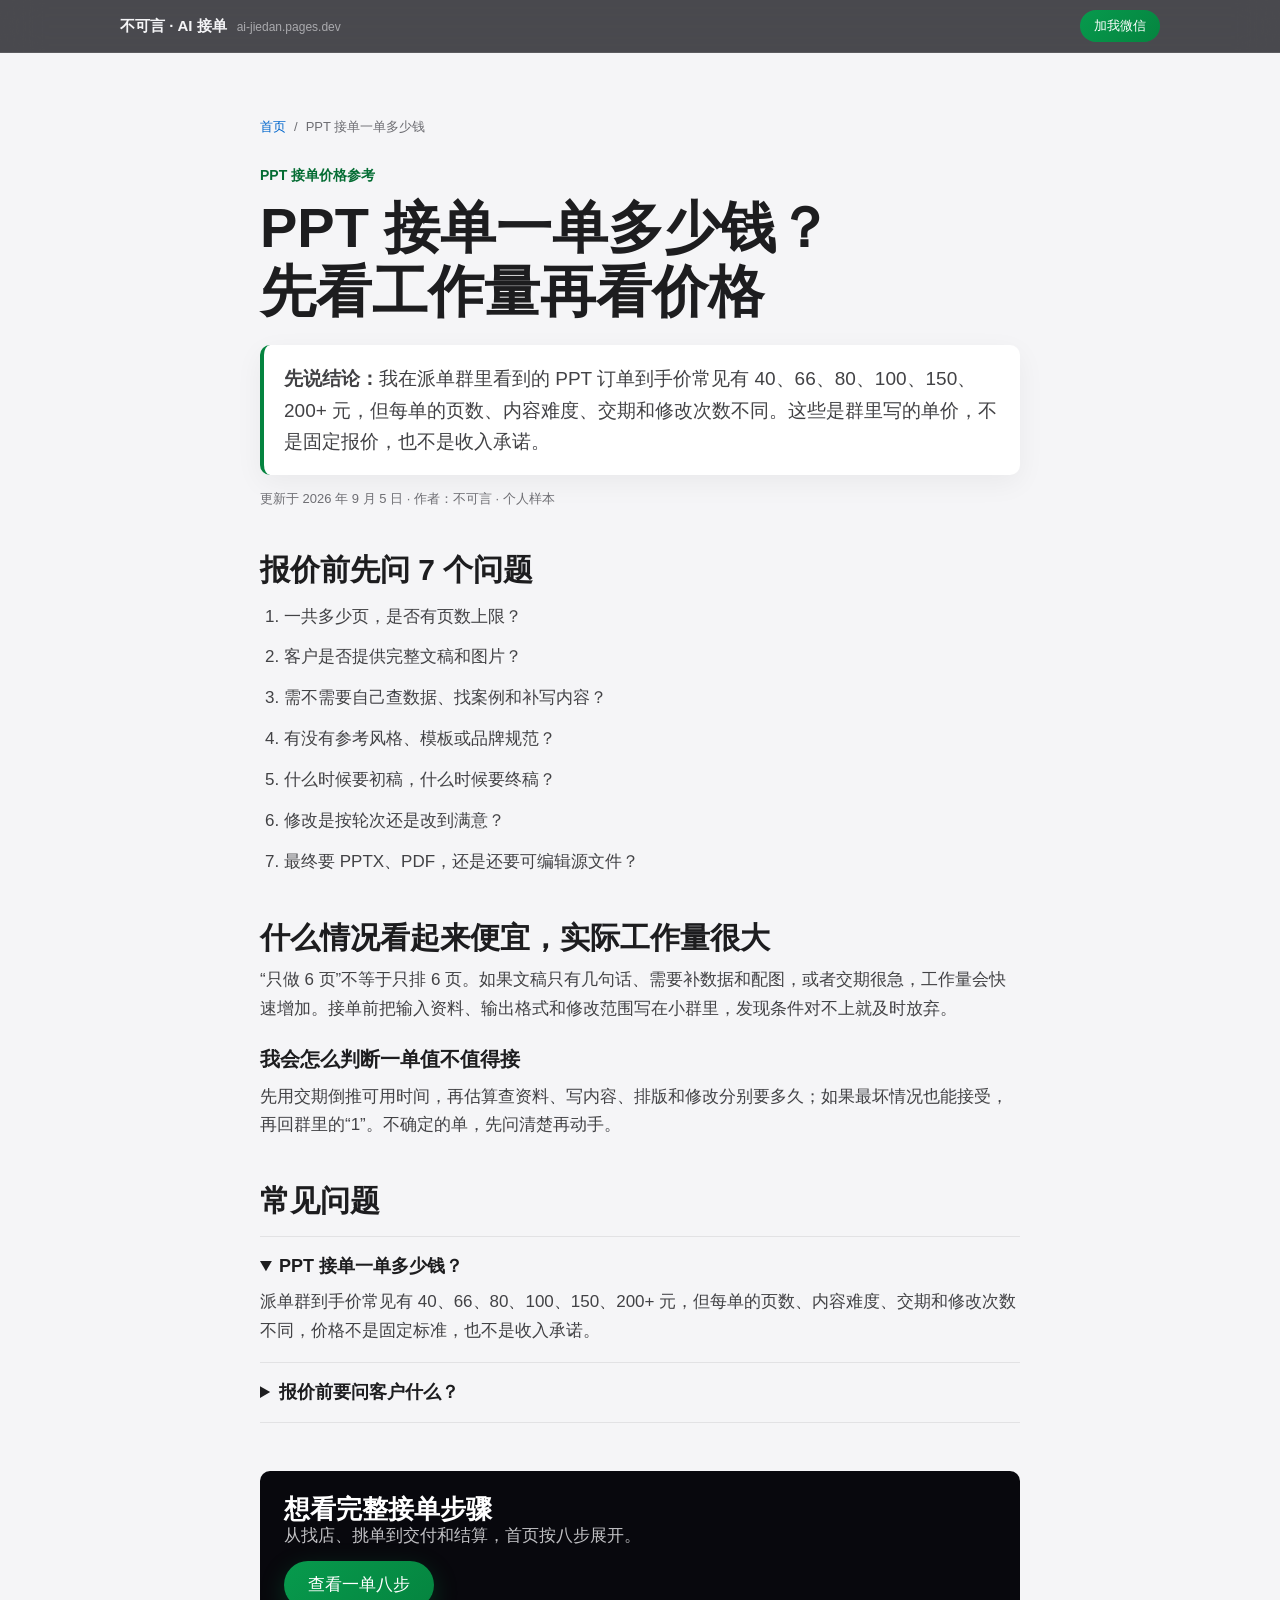
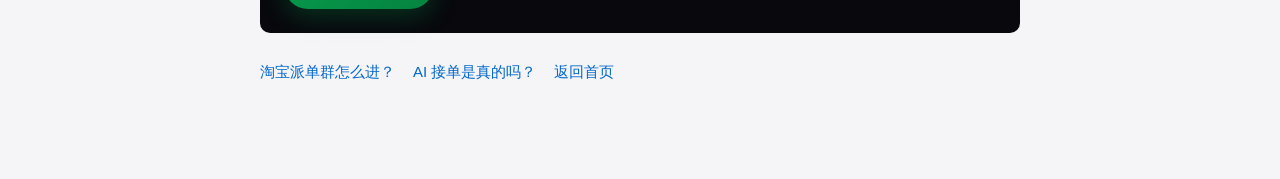
<file: ppt-jiedan.html>
<!doctype html>
<html lang="zh-CN">
  <head>
    <meta charset="utf-8" /><meta name="viewport" content="width=device-width, initial-scale=1" />
    <meta name="description" content="PPT 接单一单多少钱？按页数、内容难度、交期和修改次数拆解常见到手价，说明报价前要问什么，不承诺固定收入。" />
    <meta name="robots" content="index, follow, max-image-preview:large" />
    <link rel="canonical" href="https://ai-jiedan.pages.dev/ppt-jiedan.html" />
    <meta property="og:type" content="article" /><meta property="og:site_name" content="不可言 · AI 接单" />
    <meta property="og:title" content="PPT 接单一单多少钱？先看工作量再看价格｜不可言" /><meta property="og:description" content="派单群里常见 40、66、80、100、150、200+ 元到手价，但价格不是收入承诺，关键要看工作量和交期。" />
    <meta property="og:url" content="https://ai-jiedan.pages.dev/ppt-jiedan.html" /><meta property="og:image" content="https://ai-jiedan.pages.dev/assets/og-image.png" />
    <meta property="article:published_time" content="2026-09-05" /><meta property="article:modified_time" content="2026-09-05" />
    <title>PPT 接单一单多少钱？先看工作量再看价格｜不可言</title>
    <link rel="icon" href="favicon.svg" type="image/svg+xml" /><link rel="stylesheet" href="styles.css" />
    <script type="application/ld+json">{"@context":"https://schema.org","@graph":[{"@type":"BreadcrumbList","itemListElement":[{"@type":"ListItem","position":1,"name":"首页","item":"https://ai-jiedan.pages.dev/"},{"@type":"ListItem","position":2,"name":"PPT 接单一单多少钱","item":"https://ai-jiedan.pages.dev/ppt-jiedan.html"}]},{"@type":"Article","headline":"PPT 接单一单多少钱？先看工作量再看价格","description":"按页数、内容难度、交期和修改次数理解 PPT 派单价格。","inLanguage":"zh-CN","mainEntityOfPage":"https://ai-jiedan.pages.dev/ppt-jiedan.html","author":{"@type":"Person","name":"不可言","url":"https://ai-jiedan.pages.dev/"},"datePublished":"2026-09-05","dateModified":"2026-09-05"},{"@type":"FAQPage","mainEntity":[{"@type":"Question","name":"PPT 接单一单多少钱？","acceptedAnswer":{"@type":"Answer","text":"我看到的派单群到手价常见有 40、66、80、100、150、200+ 元，但每单的页数、内容难度、交期和修改次数不同，价格不是固定标准，也不是收入承诺。"}},{"@type":"Question","name":"报价前要问客户什么？","acceptedAnswer":{"@type":"Answer","text":"至少确认页数、文稿是否齐全、是否需要查资料、风格参考、交付时间、修改次数和源文件格式。"}}]}]}</script>
  </head>
  <body class="guide-page"><header class="top"><div class="wrap top-row"><a class="brand" href="index.html">不可言 · AI 接单 <span class="brand-url">ai-jiedan.pages.dev</span></a><a class="btn btn--wx btn--sm top-cta" href="index.html#contact">加我微信</a></div></header>
    <main class="guide-shell"><nav class="guide-breadcrumb" aria-label="面包屑"><a href="index.html">首页</a><span aria-hidden="true">/</span><span>PPT 接单一单多少钱</span></nav><p class="guide-kicker">PPT 接单价格参考</p><h1>PPT 接单一单多少钱？先看工作量再看价格</h1>
      <p class="guide-lead"><strong>先说结论：</strong>我在派单群里看到的 PPT 订单到手价常见有 40、66、80、100、150、200+ 元，但每单的页数、内容难度、交期和修改次数不同。这些是群里写的单价，不是固定报价，也不是收入承诺。</p><p class="guide-meta"><time datetime="2026-09-05">更新于 2026 年 9 月 5 日</time> · 作者：不可言 · 个人样本</p>
      <section class="guide-block"><h2>报价前先问 7 个问题</h2><ol class="guide-list"><li>一共多少页，是否有页数上限？</li><li>客户是否提供完整文稿和图片？</li><li>需不需要自己查数据、找案例和补写内容？</li><li>有没有参考风格、模板或品牌规范？</li><li>什么时候要初稿，什么时候要终稿？</li><li>修改是按轮次还是改到满意？</li><li>最终要 PPTX、PDF，还是还要可编辑源文件？</li></ol></section>
      <section class="guide-block"><h2>什么情况看起来便宜，实际工作量很大</h2><p>“只做 6 页”不等于只排 6 页。如果文稿只有几句话、需要补数据和配图，或者交期很急，工作量会快速增加。接单前把输入资料、输出格式和修改范围写在小群里，发现条件对不上就及时放弃。</p><h3>我会怎么判断一单值不值得接</h3><p>先用交期倒推可用时间，再估算查资料、写内容、排版和修改分别要多久；如果最坏情况也能接受，再回群里的“1”。不确定的单，先问清楚再动手。</p></section>
      <section class="guide-block"><h2>常见问题</h2><div class="guide-faq"><details open><summary>PPT 接单一单多少钱？</summary><p>派单群到手价常见有 40、66、80、100、150、200+ 元，但每单的页数、内容难度、交期和修改次数不同，价格不是固定标准，也不是收入承诺。</p></details><details><summary>报价前要问客户什么？</summary><p>至少确认页数、文稿是否齐全、是否需要查资料、风格参考、交付时间、修改次数和源文件格式。</p></details></div></section>
      <div class="guide-cta"><div><h2>想看完整接单步骤</h2><p>从找店、挑单到交付和结算，首页按八步展开。</p></div><a class="btn btn--wx" href="index.html#steps">查看一单八步</a></div><nav class="guide-links" aria-label="相关阅读"><a href="taobao-paidan-qun.html">淘宝派单群怎么进？</a><a href="ai-jiedan.html">AI 接单是真的吗？</a><a href="index.html">返回首页</a></nav>
    </main></body>
</html>
</file>
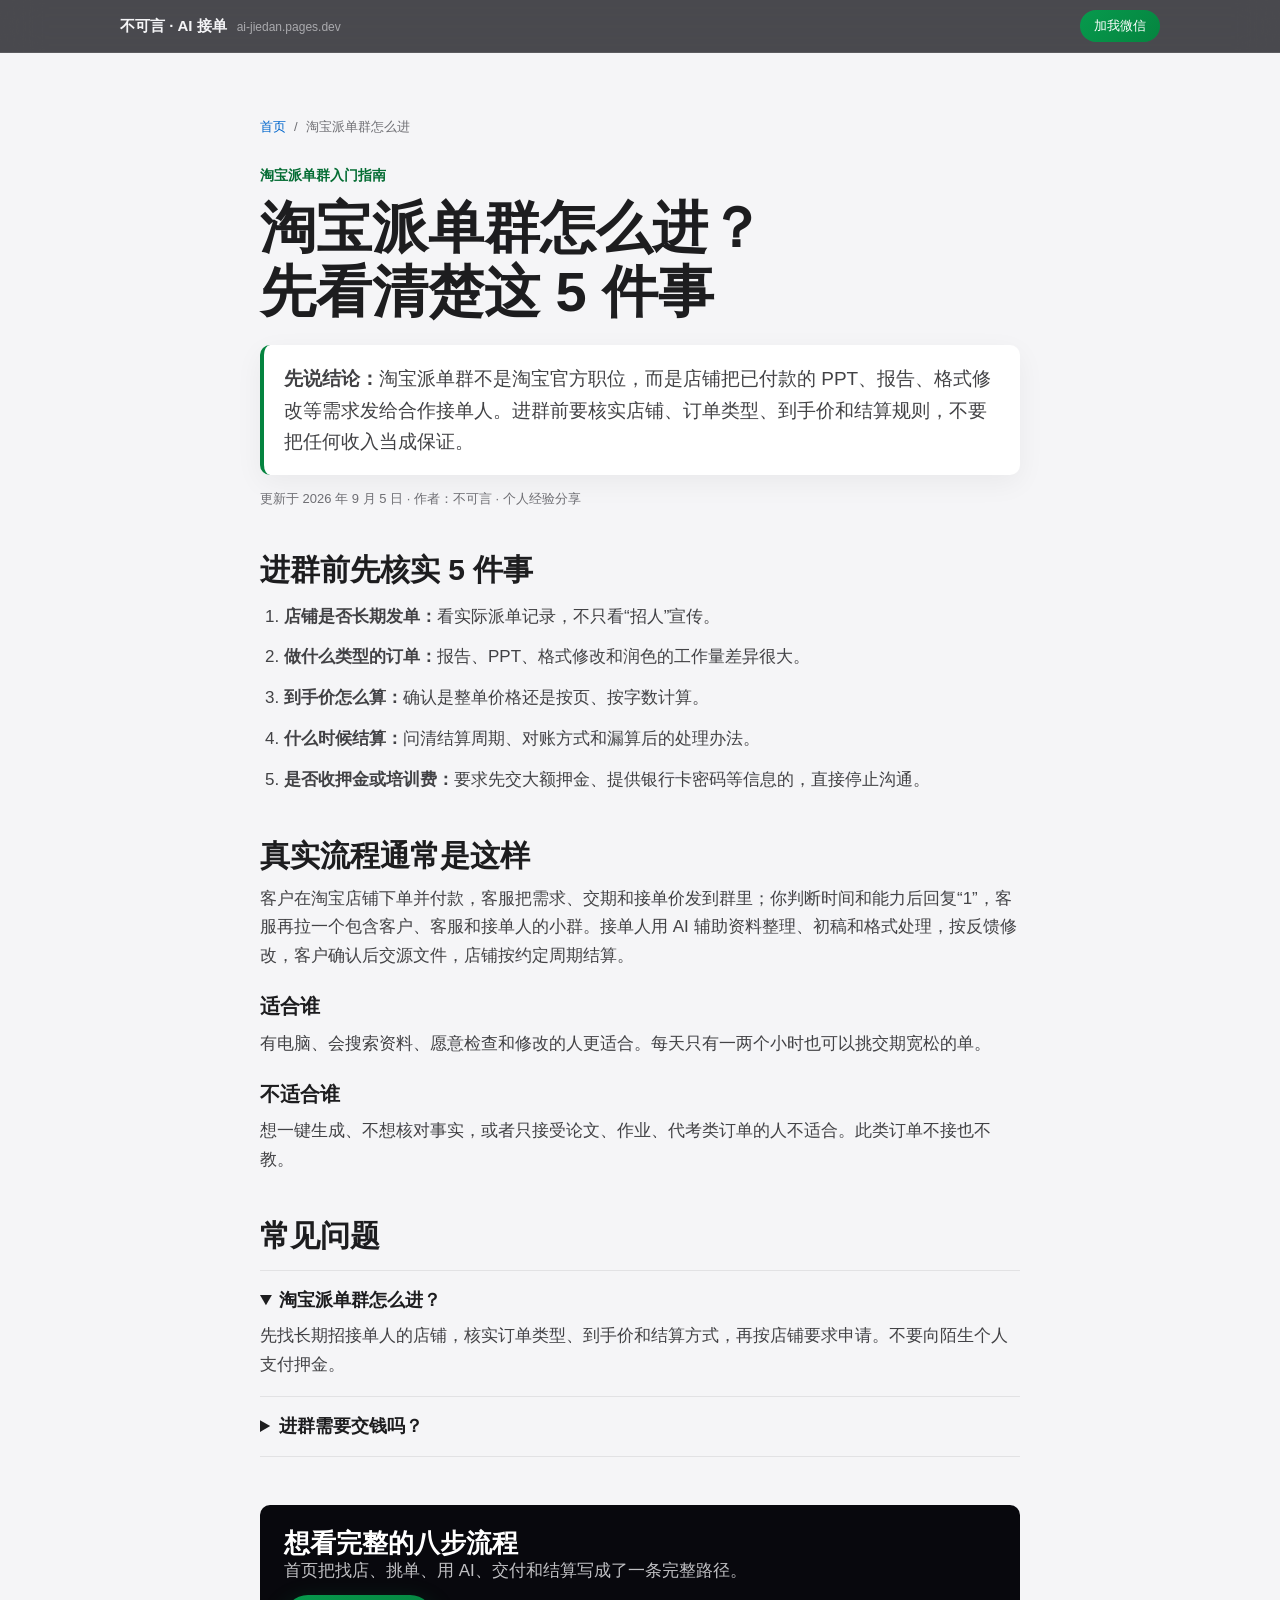
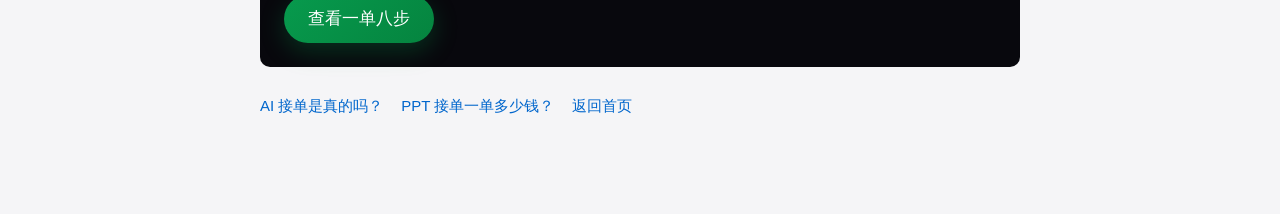
<file: taobao-paidan-qun.html>
<!doctype html>
<html lang="zh-CN">
  <head>
    <meta charset="utf-8" />
    <meta name="viewport" content="width=device-width, initial-scale=1" />
    <meta name="description" content="淘宝派单群怎么进？这篇指南讲清楚派单群的运作方式、进群前要核实的事项、接单流程和常见风险。" />
    <meta name="robots" content="index, follow, max-image-preview:large" />
    <link rel="canonical" href="https://ai-jiedan.pages.dev/taobao-paidan-qun.html" />
    <meta property="og:type" content="article" />
    <meta property="og:site_name" content="不可言 · AI 接单" />
    <meta property="og:title" content="淘宝派单群怎么进？先看清楚这 5 件事｜不可言" />
    <meta property="og:description" content="从找店、核实结算到进群看单，一篇讲清淘宝派单群接单的真实流程和边界。" />
    <meta property="og:url" content="https://ai-jiedan.pages.dev/taobao-paidan-qun.html" />
    <meta property="og:image" content="https://ai-jiedan.pages.dev/assets/og-image.png" />
    <meta property="article:published_time" content="2026-09-05" />
    <meta property="article:modified_time" content="2026-09-05" />
    <title>淘宝派单群怎么进？先看清楚这 5 件事｜不可言</title>
    <link rel="icon" href="favicon.svg" type="image/svg+xml" />
    <link rel="stylesheet" href="styles.css" />
    <script type="application/ld+json">
      {
        "@context": "https://schema.org",
        "@graph": [
          { "@type": "BreadcrumbList", "itemListElement": [
            { "@type": "ListItem", "position": 1, "name": "首页", "item": "https://ai-jiedan.pages.dev/" },
            { "@type": "ListItem", "position": 2, "name": "淘宝派单群怎么进", "item": "https://ai-jiedan.pages.dev/taobao-paidan-qun.html" }
          ] },
          { "@type": "Article", "@id": "https://ai-jiedan.pages.dev/taobao-paidan-qun.html#article", "headline": "淘宝派单群怎么进？先看清楚这 5 件事", "description": "讲清淘宝派单群的运作方式、进群前核实事项、接单流程和常见风险。", "inLanguage": "zh-CN", "mainEntityOfPage": "https://ai-jiedan.pages.dev/taobao-paidan-qun.html", "author": { "@type": "Person", "name": "不可言", "url": "https://ai-jiedan.pages.dev/" }, "datePublished": "2026-09-05", "dateModified": "2026-09-05" },
          { "@type": "FAQPage", "mainEntity": [
            { "@type": "Question", "name": "淘宝派单群怎么进？", "acceptedAnswer": { "@type": "Answer", "text": "先找到长期招接单人的淘宝店铺，核实订单类型、到手价和结算方式，再按店铺要求申请进群。不要向陌生个人支付押金。" } },
            { "@type": "Question", "name": "进群需要交钱吗？", "acceptedAnswer": { "@type": "Answer", "text": "不同群规则不同。不可言的群是一次性 99 元，没有第二次收费；加微信先聊不收费，是否加入由你自己判断。" } }
          ] }
        ]
      }
    </script>
  </head>
  <body class="guide-page">
    <header class="top"><div class="wrap top-row"><a class="brand" href="index.html">不可言 · AI 接单 <span class="brand-url">ai-jiedan.pages.dev</span></a><a class="btn btn--wx btn--sm top-cta" href="index.html#contact">加我微信</a></div></header>
    <main class="guide-shell">
      <nav class="guide-breadcrumb" aria-label="面包屑"><a href="index.html">首页</a><span aria-hidden="true">/</span><span>淘宝派单群怎么进</span></nav>
      <p class="guide-kicker">淘宝派单群入门指南</p>
      <h1>淘宝派单群怎么进？先看清楚这 5 件事</h1>
      <p class="guide-lead"><strong>先说结论：</strong>淘宝派单群不是淘宝官方职位，而是店铺把已付款的 PPT、报告、格式修改等需求发给合作接单人。进群前要核实店铺、订单类型、到手价和结算规则，不要把任何收入当成保证。</p>
      <p class="guide-meta"><time datetime="2026-09-05">更新于 2026 年 9 月 5 日</time> · 作者：不可言 · 个人经验分享</p>

      <section class="guide-block"><h2>进群前先核实 5 件事</h2><ol class="guide-list"><li><strong>店铺是否长期发单：</strong>看实际派单记录，不只看“招人”宣传。</li><li><strong>做什么类型的订单：</strong>报告、PPT、格式修改和润色的工作量差异很大。</li><li><strong>到手价怎么算：</strong>确认是整单价格还是按页、按字数计算。</li><li><strong>什么时候结算：</strong>问清结算周期、对账方式和漏算后的处理办法。</li><li><strong>是否收押金或培训费：</strong>要求先交大额押金、提供银行卡密码等信息的，直接停止沟通。</li></ol></section>
      <section class="guide-block"><h2>真实流程通常是这样</h2><p>客户在淘宝店铺下单并付款，客服把需求、交期和接单价发到群里；你判断时间和能力后回复“1”，客服再拉一个包含客户、客服和接单人的小群。接单人用 AI 辅助资料整理、初稿和格式处理，按反馈修改，客户确认后交源文件，店铺按约定周期结算。</p><h3>适合谁</h3><p>有电脑、会搜索资料、愿意检查和修改的人更适合。每天只有一两个小时也可以挑交期宽松的单。</p><h3>不适合谁</h3><p>想一键生成、不想核对事实，或者只接受论文、作业、代考类订单的人不适合。此类订单不接也不教。</p></section>
      <section class="guide-block"><h2>常见问题</h2><div class="guide-faq"><details open><summary>淘宝派单群怎么进？</summary><p>先找长期招接单人的店铺，核实订单类型、到手价和结算方式，再按店铺要求申请。不要向陌生个人支付押金。</p></details><details><summary>进群需要交钱吗？</summary><p>不同群规则不同。不可言的群是一次性 99 元，没有第二次收费；加微信先聊不收费，是否加入由你自己判断。</p></details></div></section>
      <div class="guide-cta"><div><h2>想看完整的八步流程</h2><p>首页把找店、挑单、用 AI、交付和结算写成了一条完整路径。</p></div><a class="btn btn--wx" href="index.html#steps">查看一单八步</a></div>
      <nav class="guide-links" aria-label="相关阅读"><a href="ai-jiedan.html">AI 接单是真的吗？</a><a href="ppt-jiedan.html">PPT 接单一单多少钱？</a><a href="index.html">返回首页</a></nav>
    </main>
  </body>
</html>
</file>
<file: styles.css>
/*
  不可言 · AI 接单 介绍页
  纯静态、无依赖。手机优先，桌面端在 720px / 1000px 两个断点展开。
  视觉：首屏和「为什么是我」两节是深色 + 极光渐变（纯 CSS 径向渐变，不用 filter:blur，手机不卡）；
  其余白 / 浅灰交替。黑字 + 灰字两色标题，大圆角卡片，胶囊按钮。微信绿只用于「加微信」。
*/

:root {
  --bg: #ffffff;
  --bg-alt: #f5f5f7;
  --ink: #1d1d1f;
  --ink-2: #424245;
  --muted: #6e6e73;
  --line: rgba(0, 0, 0, 0.08);
  --blue: #0066cc;
  --wx: #05843f;
  --wx-deep: #046c33;
  --dark: #08080d;
  --on-dark: #f5f5f7;
  --on-dark-2: rgba(245, 245, 247, 0.78);
  --on-dark-muted: rgba(245, 245, 247, 0.56);
  --glass: rgba(255, 255, 255, 0.07);
  --glass-line: rgba(255, 255, 255, 0.14);
  --c1: #5eead4;
  --c2: #60a5fa;
  --c3: #f2a66f;
  --radius: 16px;
  --radius-sm: 10px;
  --wrap: 1040px;
  --sans: -apple-system, BlinkMacSystemFont, "SF Pro SC", "SF Pro Text", "PingFang SC", "Helvetica Neue", "Microsoft YaHei", "Noto Sans CJK SC", sans-serif;
  --shadow: 0 24px 60px rgba(0, 0, 0, 0.1);
}

* {
  box-sizing: border-box;
}

html {
  scroll-behavior: smooth;
  scroll-padding-top: 64px;
  -webkit-text-size-adjust: 100%;
}

body {
  margin: 0;
  background: var(--bg);
  color: var(--ink);
  font-family: var(--sans);
  font-size: 17px;
  line-height: 1.5;
  -webkit-font-smoothing: antialiased;
}

body.menu-open {
  overflow: hidden;
}

a {
  color: inherit;
  text-decoration: none;
}

button {
  border: 0;
  font: inherit;
  color: inherit;
  background: none;
  cursor: pointer;
  -webkit-tap-highlight-color: transparent;
}

img {
  display: block;
  max-width: 100%;
}

[hidden] {
  display: none !important;
}

.share-thumb {
  position: absolute;
  top: 0;
  left: 0;
  width: 1px;
  height: 1px;
  overflow: hidden;
  opacity: 0;
  pointer-events: none;
}

h1,
h2,
h3,
p,
ul,
ol,
blockquote,
figure {
  margin: 0;
}

ul,
ol {
  padding: 0;
  list-style: none;
}

h1,
h2,
h3 {
  font-weight: 700;
  line-height: 1.12;
  letter-spacing: 0;
  text-wrap: balance;
}

.hero h1 br {
  display: none;
}

h1 em,
h2 em {
  color: var(--muted);
  font-style: normal;
}

::selection {
  background: rgba(0, 102, 204, 0.18);
}

a:focus-visible,
button:focus-visible,
summary:focus-visible {
  outline: 3px solid var(--blue);
  outline-offset: 3px;
  border-radius: 8px;
}

.wrap {
  width: min(calc(100% - 40px), var(--wrap));
  margin-inline: auto;
}

.skip-link {
  position: fixed;
  top: 10px;
  left: 12px;
  z-index: 200;
  padding: 8px 14px;
  border-radius: 999px;
  background: var(--ink);
  color: #fff;
  font-size: 14px;
  transform: translateY(-200%);
  transition: transform 160ms ease;
}

.skip-link:focus {
  transform: translateY(0);
}

/* 极光背景：三个大圆形径向渐变，只动 transform，GPU 合成，不用 filter */

.aurora {
  position: absolute;
  inset: 0;
  overflow: hidden;
  pointer-events: none;
}

.aurora i {
  position: absolute;
  width: 90vmax;
  height: 90vmax;
  border-radius: 50%;
  will-change: transform;
  animation: drift 28s ease-in-out infinite alternate;
}

.aurora i:nth-child(1) {
  top: -55vmax;
  left: -30vmax;
  background: radial-gradient(closest-side, rgba(94, 234, 212, 0.38), rgba(94, 234, 212, 0) 72%);
}

.aurora i:nth-child(2) {
  top: -30vmax;
  right: -45vmax;
  background: radial-gradient(closest-side, rgba(96, 165, 250, 0.34), rgba(96, 165, 250, 0) 72%);
  animation-duration: 34s;
  animation-direction: alternate-reverse;
}

.aurora i:nth-child(3) {
  bottom: -60vmax;
  left: 10vmax;
  background: radial-gradient(closest-side, rgba(242, 166, 111, 0.3), rgba(242, 166, 111, 0) 72%);
  animation-duration: 40s;
}

.aurora--dim i {
  opacity: 0.55;
}

@keyframes drift {
  from {
    transform: translate3d(0, 0, 0) scale(1);
  }
  to {
    transform: translate3d(8vmax, 6vmax, 0) scale(1.12);
  }
}

/* 按钮 */

.btn {
  display: inline-flex;
  align-items: center;
  justify-content: center;
  gap: 6px;
  min-height: 48px;
  padding: 0 24px;
  border-radius: 999px;
  font-size: 17px;
  font-weight: 500;
  line-height: 1.2;
  white-space: nowrap;
  transition: background 160ms ease, color 160ms ease, transform 160ms ease, border-color 160ms ease, box-shadow 160ms ease;
}

.btn:active {
  transform: scale(0.98);
}

.btn:disabled {
  opacity: 0.5;
  cursor: default;
}

.btn--wx {
  background: linear-gradient(135deg, #079a4d, var(--wx));
  color: #fff;
  box-shadow: 0 8px 24px rgba(7, 154, 77, 0.28);
}

.btn--wx:hover {
  background: linear-gradient(135deg, #068a45, var(--wx-deep));
}

.btn--line {
  border: 1px solid rgba(0, 0, 0, 0.18);
  color: var(--ink);
}

.btn--line:hover {
  border-color: var(--ink);
}

.btn--sm {
  min-height: 32px;
  padding: 0 14px;
  font-size: 13px;
  box-shadow: none;
}

.btn--block {
  width: 100%;
}

.link {
  display: inline-flex;
  align-items: center;
  gap: 2px;
  min-height: 48px;
  color: var(--blue);
  font-size: 17px;
}

.link:hover {
  text-decoration: underline;
}

/* 顶栏 */

.top {
  position: sticky;
  top: 0;
  z-index: 50;
  background: rgba(8, 8, 13, 0.72);
  color: var(--on-dark);
  border-bottom: 1px solid rgba(255, 255, 255, 0.1);
  backdrop-filter: saturate(180%) blur(20px);
  -webkit-backdrop-filter: saturate(180%) blur(20px);
}

.top-row {
  display: flex;
  align-items: center;
  gap: 14px;
  min-height: 52px;
}

.brand {
  display: inline-flex;
  align-items: baseline;
  gap: 10px;
  font-size: 15px;
  font-weight: 600;
  white-space: nowrap;
}

.brand-url {
  display: none;
  color: var(--on-dark-muted);
  font-size: 12px;
  font-weight: 500;
}

.nav {
  display: none;
}

.top-cta {
  margin-left: auto;
}

.menu {
  display: grid;
  place-items: center;
  width: 36px;
  height: 36px;
}

.menu span {
  display: block;
  width: 18px;
  height: 1.5px;
  margin: 3px 0;
  border-radius: 2px;
  background: currentColor;
  transition: transform 160ms ease;
}

.menu[aria-expanded="true"] span:first-child {
  transform: translateY(3.75px) rotate(45deg);
}

.menu[aria-expanded="true"] span:last-child {
  transform: translateY(-3.75px) rotate(-45deg);
}

.nav.is-open {
  position: fixed;
  z-index: 49;
  top: 53px;
  right: 0;
  left: 0;
  display: grid;
  padding: 10px 20px 18px;
  background: rgba(8, 8, 13, 0.94);
  color: var(--on-dark);
  border-bottom: 1px solid rgba(255, 255, 255, 0.1);
  backdrop-filter: saturate(180%) blur(20px);
  -webkit-backdrop-filter: saturate(180%) blur(20px);
}

.nav.is-open a {
  padding: 14px 0;
  border-bottom: 1px solid rgba(255, 255, 255, 0.1);
  font-size: 17px;
}

.nav.is-open a:last-child {
  border-bottom: 0;
}

/* 通用 */

.sec {
  position: relative;
  padding: 64px 0;
}

.sec--alt {
  background: var(--bg-alt);
}

.sec--dark {
  background: radial-gradient(120% 80% at 50% 0%, #15162a 0%, var(--dark) 60%);
  color: var(--on-dark);
  overflow: hidden;
}

.sec--dark .wrap {
  position: relative;
}

.sec-head {
  max-width: 900px;
  margin: 0 auto 44px;
  text-align: center;
}

.sec h2 {
  font-size: 36px;
}

.honest-grid h2,
.contact-grid h2 {
  font-size: 32px;
}

.sec--dark h2 {
  color: #fff;
}

.sec--dark h2 em {
  background: linear-gradient(90deg, var(--c1), var(--c2), var(--c3));
  -webkit-background-clip: text;
  background-clip: text;
  color: transparent;
}

.sub {
  max-width: 620px;
  margin: 18px auto 0;
  color: var(--ink-2);
  font-size: 19px;
  line-height: 1.45;
}

.sec--dark .sub {
  color: var(--on-dark-2);
}

.hero-cred,
.sub,
.hero-sub {
  text-wrap: balance;
}

.eyebrow {
  margin-bottom: 14px;
  color: var(--muted);
  font-size: 15px;
  font-weight: 600;
}

.sec--dark .eyebrow {
  color: var(--on-dark-muted);
}

/* 首屏 */

.hero {
  position: relative;
  overflow: hidden;
  padding: 48px 0 56px;
  background: var(--dark);
  color: var(--on-dark);
  text-align: center;
}

.hero-inner {
  position: relative;
  max-width: 900px;
}

.hero .eyebrow {
  display: inline-block;
  padding: 6px 14px;
  border: 1px solid var(--glass-line);
  border-radius: 999px;
  background: var(--glass);
  color: var(--on-dark-2);
  font-size: 13px;
}

.hero h1 {
  color: #fff;
  font-size: 38px;
}

.hero h1 em {
  background: linear-gradient(90deg, var(--c1), var(--c2), var(--c3));
  -webkit-background-clip: text;
  background-clip: text;
  color: transparent;
}

.hero-sub {
  max-width: 620px;
  margin: 22px auto 0;
  color: var(--on-dark-2);
  font-size: 19px;
  line-height: 1.45;
}

.hero-definition {
  max-width: 680px;
  margin: 16px auto 0;
  padding: 10px 14px;
  border: 1px solid rgba(255, 255, 255, 0.14);
  border-radius: var(--radius-sm);
  background: rgba(255, 255, 255, 0.06);
  color: var(--on-dark-2);
  font-size: 14px;
  line-height: 1.5;
  text-align: left;
}

.hero-definition strong {
  color: #fff;
  font-weight: 650;
}

.hero-cred {
  margin-top: 12px;
  color: #fff;
  font-size: 19px;
  font-weight: 600;
}

.updated {
  margin-top: 8px;
  color: var(--on-dark-muted);
  font-size: 12px;
}

.hero-guides {
  margin-top: 14px;
  color: var(--on-dark-muted);
  font-size: 13px;
}

.hero-guides a {
  color: var(--on-dark-2);
  text-decoration: underline;
  text-underline-offset: 3px;
}

.hero-actions {
  display: flex;
  flex-wrap: wrap;
  align-items: center;
  justify-content: center;
  gap: 8px 24px;
  margin-top: 26px;
}

.hero .link {
  color: #fff;
}

.hero .wx {
  margin: 36px auto 0;
  box-shadow: 0 30px 80px rgba(0, 0, 0, 0.55), 0 0 0 1px rgba(255, 255, 255, 0.08);
}

.stats {
  display: grid;
  grid-template-columns: repeat(3, minmax(0, 1fr));
  gap: 10px;
  max-width: 760px;
  margin: 40px auto 0;
}

.stats li {
  padding: 16px 10px;
  border: 1px solid var(--glass-line);
  border-radius: var(--radius-sm);
  background: var(--glass);
}

.stats strong {
  display: block;
  color: #fff;
  font-size: 24px;
  font-weight: 700;
  letter-spacing: 0;
  line-height: 1.15;
}

.stats span {
  display: block;
  margin-top: 6px;
  color: var(--on-dark-muted);
  font-size: 12.5px;
  line-height: 1.4;
}

/* 微信群聊模拟 */

.wx {
  width: 100%;
  max-width: 400px;
  overflow: hidden;
  border-radius: 18px;
  background: #ededed;
  box-shadow: var(--shadow);
  font-size: 13.5px;
  line-height: 1.55;
  color: #1a1a1a;
  text-align: left;
}

.wx-bar {
  display: grid;
  grid-template-columns: 28px 1fr 28px;
  align-items: center;
  height: 48px;
  padding: 0 14px;
  background: #f7f7f7;
  border-bottom: 1px solid rgba(0, 0, 0, 0.06);
  text-align: center;
}

.wx-back {
  font-size: 24px;
  line-height: 1;
  text-align: left;
}

.wx-title {
  font-size: 15px;
  font-weight: 600;
  overflow: hidden;
  white-space: nowrap;
  text-overflow: ellipsis;
}

.wx-more {
  font-size: 16px;
  letter-spacing: 0;
  text-align: right;
}

.wx-body {
  display: grid;
  gap: 12px;
  padding: 14px 12px 18px;
}

.wx-time {
  color: #9a9a9a;
  font-size: 11px;
  text-align: center;
}

.wx-msg {
  display: flex;
  align-items: flex-start;
  gap: 8px;
}

.wx-msg--me {
  justify-content: flex-end;
}

.wx-avatar {
  flex: 0 0 34px;
  width: 34px;
  height: 34px;
  border-radius: 5px;
}

.wx-avatar--a { background: linear-gradient(140deg, #f6b17a, #e8734a); }
.wx-avatar--b { background: linear-gradient(140deg, #f9a8c9, #c86fa0); }
.wx-avatar--c { background: linear-gradient(140deg, #ffd27a, #e29a2e); }
.wx-avatar--d { background: linear-gradient(140deg, #9fd0ff, #5e93d6); }
.wx-avatar--me { background: linear-gradient(140deg, #4e4e56, #1f1f24); }

.wx-msg-main {
  display: grid;
  gap: 3px;
  max-width: 80%;
}

.wx-name {
  color: #8a8a8a;
  font-size: 11.5px;
  line-height: 1.3;
}

.wx-bubble {
  position: relative;
  padding: 8px 11px;
  border-radius: 6px;
  background: #fff;
  word-break: break-word;
}

.wx-bubble::before {
  position: absolute;
  top: 10px;
  left: -5px;
  width: 10px;
  height: 10px;
  background: inherit;
  content: "";
  transform: rotate(45deg);
}

.wx-bubble--me {
  background: #95ec69;
}

.wx-bubble--me::before {
  right: -5px;
  left: auto;
}

.wx-quote {
  display: block;
  margin-bottom: 6px;
  padding: 5px 8px;
  border-left: 2px solid #c9c9c9;
  border-radius: 3px;
  background: #f3f3f3;
  color: #777;
  font-size: 12px;
  line-height: 1.45;
}

/* 01 流程 */

.flow {
  display: grid;
  gap: 12px;
}

.flow li {
  display: grid;
  grid-template-columns: 40px 1fr;
  gap: 4px 14px;
  padding: 22px 22px 22px 20px;
  border-radius: var(--radius-sm);
  background: var(--bg-alt);
}

.flow-n {
  grid-row: span 2;
  display: grid;
  place-items: center;
  width: 36px;
  height: 36px;
  border-radius: 50%;
  background: var(--ink);
  color: #fff;
  font-size: 15px;
  font-weight: 600;
}

.flow h3 {
  font-size: 19px;
}

.flow p {
  color: var(--muted);
  font-size: 15px;
  line-height: 1.45;
}

/* 02 客户要什么 */

.orders {
  display: grid;
  gap: 14px;
}

.order {
  padding: 22px;
  border-radius: var(--radius-sm);
  background: #fff;
}

.order-top {
  display: flex;
  align-items: center;
  justify-content: space-between;
  gap: 10px;
  margin-bottom: 14px;
}

.tag {
  font-size: 15px;
  font-weight: 600;
}

.order-when {
  color: var(--muted);
  font-size: 13px;
  white-space: nowrap;
}

.order-quote {
  color: var(--ink-2);
  font-size: 15px;
  line-height: 1.6;
}

.prices {
  margin-top: 56px;
  text-align: center;
}

.prices-label {
  color: var(--muted);
  font-size: 15px;
}

.prices-row {
  display: flex;
  flex-wrap: wrap;
  justify-content: center;
  gap: 8px 26px;
  margin: 10px 0 6px;
}

.prices-row li {
  font-size: 36px;
  font-weight: 700;
  letter-spacing: 0;
  font-variant-numeric: tabular-nums;
}

.prices-row li::after {
  margin-left: 2px;
  color: var(--muted);
  font-size: 14px;
  font-weight: 500;
  letter-spacing: 0;
  content: "元";
}

.prices-note {
  color: var(--muted);
  font-size: 13px;
}

.search-demo {
  display: grid;
  gap: 24px;
  margin-top: 64px;
}

.search-demo-text {
  text-align: center;
}

.search-demo h3 {
  font-size: 22px;
}

.search-demo p {
  margin-top: 10px;
  color: var(--muted);
  font-size: 16px;
}

/* 微信搜索结果模拟 */

.wxs {
  width: 100%;
  max-width: 380px;
  margin: 0 auto;
  overflow: hidden;
  border-radius: 18px;
  background: #fff;
  box-shadow: var(--shadow);
  color: #1a1a1a;
  text-align: left;
}

.wxs-bar {
  display: flex;
  align-items: center;
  gap: 12px;
  padding: 10px 12px;
  background: #ededed;
}

.wxs-input {
  flex: 1;
  padding: 7px 12px;
  border-radius: 6px;
  background: #fff;
  font-size: 15px;
}

.wxs-input::before {
  margin-right: 8px;
  color: #999;
  content: "⌕";
}

.wxs-cancel {
  color: #576b95;
  font-size: 14px;
}

.wxs-label {
  padding: 10px 14px 4px;
  color: #999;
  font-size: 12px;
}

.wxs-list li {
  display: flex;
  align-items: center;
  gap: 12px;
  padding: 10px 14px;
}

.wxs-list li + li {
  border-top: 1px solid #f0f0f0;
}

.wxs-avatar {
  flex: 0 0 44px;
  width: 44px;
  height: 44px;
  border-radius: 6px;
  background:
    linear-gradient(135deg, #cfd8e3 0 50%, #8ea3bd 50% 100%) 0 0 / 50% 50% no-repeat,
    linear-gradient(135deg, #f1d3b3 0 50%, #cf9a6c 50% 100%) 100% 0 / 50% 50% no-repeat,
    linear-gradient(135deg, #d9e5d0 0 50%, #93b285 50% 100%) 0 100% / 50% 50% no-repeat,
    linear-gradient(135deg, #e6d6ef 0 50%, #a98bc4 50% 100%) 100% 100% / 50% 50% no-repeat,
    #e9e9e9;
  box-shadow: inset 0 0 0 2px #e9e9e9;
}

.wxs-list b {
  display: block;
  font-size: 15px;
  font-weight: 500;
  line-height: 1.3;
}

.wxs-list b i {
  color: #07c160;
  font-style: normal;
}

.wxs-list small {
  display: block;
  margin-top: 2px;
  color: #999;
  font-size: 12px;
  line-height: 1.3;
}

.blur {
  display: inline-block;
  height: 10px;
  margin-right: 2px;
  border-radius: 2px;
  background: repeating-linear-gradient(90deg, #d5d5d5 0 8px, #c3c3c3 8px 14px);
  vertical-align: -1px;
}

.blur.w2 { width: 34px; }
.blur.w3 { width: 62px; }
.blur.w4 { width: 92px; }

/* 03 八步 */

.steps {
  max-width: 720px;
  margin: 0 auto;
}

.steps li {
  display: grid;
  grid-template-columns: 48px 1fr;
  gap: 16px;
  padding: 22px 0;
  border-top: 1px solid var(--line);
}

.steps li:last-child {
  border-bottom: 1px solid var(--line);
}

.step-n {
  padding-top: 2px;
  color: #c7c7cc;
  font-size: 22px;
  font-weight: 700;
  letter-spacing: 0;
  font-variant-numeric: tabular-nums;
}

.steps h3 {
  font-size: 20px;
}

.steps p {
  margin-top: 6px;
  color: var(--ink-2);
  font-size: 16px;
  line-height: 1.55;
}

.pill {
  display: inline-block;
  margin-left: 6px;
  padding: 2px 10px;
  border-radius: 999px;
  background: rgba(0, 102, 204, 0.1);
  color: var(--blue);
  font-size: 13px;
  font-weight: 600;
  line-height: 1.6;
  vertical-align: 1px;
  white-space: nowrap;
}

/* 04 为什么是我（深色 + 玻璃卡片） */

.bento {
  display: grid;
  gap: 12px;
}

.bento-card {
  padding: 26px 24px;
  border: 1px solid var(--glass-line);
  border-radius: var(--radius);
  background: var(--glass);
}

.bento-k {
  margin-bottom: 10px;
  background: linear-gradient(90deg, var(--c1), var(--c2));
  -webkit-background-clip: text;
  background-clip: text;
  color: transparent;
  font-size: 14px;
  font-weight: 700;
}

.bento-card h3 {
  color: #fff;
  font-size: 22px;
}

.bento-card > p:not(.bento-k):not(.res-note) {
  margin-top: 10px;
  color: var(--on-dark-2);
  font-size: 16px;
  line-height: 1.55;
}

.res {
  display: grid;
  grid-template-columns: repeat(2, minmax(0, 1fr));
  gap: 10px;
  margin-top: 16px;
}

.res li {
  padding: 12px 14px;
  border-radius: 14px;
  background: rgba(255, 255, 255, 0.06);
}

.res b {
  display: block;
  color: #fff;
  font-size: 20px;
  font-weight: 700;
  letter-spacing: 0;
  line-height: 1.2;
  font-variant-numeric: tabular-nums;
}

.res span {
  display: block;
  margin-top: 4px;
  color: var(--on-dark-muted);
  font-size: 12.5px;
}

.qa {
  display: grid;
  gap: 8px;
  margin-top: 16px;
}

.qa li {
  position: relative;
  padding-left: 22px;
  color: var(--on-dark-2);
  font-size: 16px;
  line-height: 1.5;
}

.qa li::before {
  position: absolute;
  top: 0;
  left: 0;
  color: var(--c1);
  font-weight: 700;
  content: "?";
}

.res-note {
  margin-top: 14px;
  color: var(--on-dark-muted);
  font-size: 13px;
  line-height: 1.5;
}

.pits-line {
  max-width: 720px;
  margin: 28px auto 0;
  color: var(--on-dark-muted);
  font-size: 15px;
  line-height: 1.6;
  text-align: center;
}

.offer {
  display: grid;
  gap: 20px;
  margin-top: 40px;
  padding: 30px 26px;
  border: 1px solid transparent;
  border-radius: var(--radius);
  background:
    linear-gradient(rgba(16, 16, 26, 0.92), rgba(16, 16, 26, 0.92)) padding-box,
    linear-gradient(120deg, var(--c1), var(--c2), var(--c3)) border-box;
  color: #fff;
}

.offer-k {
  margin-bottom: 8px;
  color: var(--c1);
  font-size: 14px;
  font-weight: 700;
}

.offer h3 {
  font-size: 26px;
  letter-spacing: 0;
}

.offer-text > p:last-child {
  margin-top: 10px;
  color: var(--on-dark-2);
  font-size: 15px;
  line-height: 1.6;
}

.offer .btn {
  justify-self: start;
}

.fit {
  display: grid;
  gap: 12px;
  margin-top: 12px;
}

.fit-col {
  padding: 24px;
  border: 1px solid var(--glass-line);
  border-radius: var(--radius);
  background: var(--glass);
}

.fit-col h3 {
  color: var(--on-dark-muted);
  font-size: 16px;
}

.fit-col ul {
  display: grid;
  gap: 10px;
  margin-top: 14px;
}

.fit-col li {
  position: relative;
  padding-left: 26px;
  color: var(--on-dark);
  font-size: 16px;
  line-height: 1.5;
}

.fit-col li::before {
  position: absolute;
  top: 0;
  left: 0;
  font-weight: 700;
}

.fit-yes li::before {
  color: var(--c1);
  content: "✓";
}

.fit-no li::before {
  color: var(--on-dark-muted);
  content: "×";
}

/* 05 实话（浅色） */

.honest-grid {
  display: grid;
  gap: 32px;
}

.honest-p {
  margin-top: 18px;
  color: var(--ink-2);
  font-size: 17px;
  line-height: 1.55;
}

.honest-list {
  border-top: 1px solid var(--line);
}

.honest-list li {
  position: relative;
  padding: 16px 0 16px 30px;
  border-bottom: 1px solid var(--line);
  font-size: 16px;
  line-height: 1.5;
}

.honest-list li::before {
  position: absolute;
  top: 19px;
  left: 0;
  display: grid;
  place-items: center;
  width: 18px;
  height: 18px;
  border-radius: 50%;
  background: var(--ink);
  color: #fff;
  font-size: 11px;
  line-height: 1;
  content: "✓";
}

/* 06 常见问题 */

.faq-wrap {
  max-width: 760px;
}

.faq {
  border-top: 1px solid var(--line);
}

.faq details {
  border-bottom: 1px solid var(--line);
}

.faq summary {
  position: relative;
  display: block;
  padding: 20px 40px 20px 0;
  cursor: pointer;
  list-style: none;
  font-size: 19px;
  font-weight: 600;
  line-height: 1.4;
  letter-spacing: 0;
}

.faq summary::-webkit-details-marker {
  display: none;
}

.faq summary::after {
  position: absolute;
  top: 22px;
  right: 0;
  width: 24px;
  height: 24px;
  color: var(--muted);
  font-size: 22px;
  font-weight: 300;
  line-height: 24px;
  text-align: center;
  content: "+";
  transition: transform 160ms ease;
}

.faq details[open] summary::after {
  transform: rotate(45deg);
}

.faq details p {
  padding: 0 32px 22px 0;
  color: var(--ink-2);
  font-size: 17px;
  line-height: 1.55;
}

/* 07 加我 */

.sec--contact {
  background:
    radial-gradient(60% 50% at 15% 0%, rgba(94, 234, 212, 0.22), transparent 70%),
    radial-gradient(50% 45% at 90% 20%, rgba(242, 166, 111, 0.16), transparent 70%),
    var(--bg-alt);
}

.contact-grid {
  display: grid;
  gap: 28px;
}

.contact-text {
  text-align: center;
}

.contact-text > p {
  max-width: 560px;
  margin: 18px auto 0;
  color: var(--ink-2);
  font-size: 19px;
  line-height: 1.45;
}

.card {
  width: 100%;
  max-width: 440px;
  margin: 0 auto;
  padding: 26px;
  border-radius: var(--radius);
  background: #fff;
  box-shadow: 0 12px 40px rgba(0, 0, 0, 0.06);
}

.card-row {
  display: flex;
  align-items: baseline;
  justify-content: space-between;
  gap: 12px;
  padding-bottom: 16px;
  border-bottom: 1px solid var(--line);
}

.card-label {
  color: var(--muted);
  font-size: 14px;
}

.card-value {
  font-size: 15px;
  font-weight: 500;
  word-break: break-all;
}

.card-value.is-shown {
  font-size: 22px;
  font-weight: 700;
  letter-spacing: 0.02em;
}

.card-actions {
  display: grid;
  gap: 10px;
  margin-top: 18px;
}

.qr {
  display: grid;
  justify-items: center;
  gap: 10px;
  margin-top: 18px;
  padding: 18px;
  border-radius: var(--radius-sm);
  background: var(--bg-alt);
}

.qr img {
  width: 220px;
  height: 220px;
  border-radius: 12px;
  object-fit: contain;
  background: #fff;
}

.qr p {
  color: var(--muted);
  font-size: 13px;
  text-align: center;
}

.card-alt {
  margin-top: 16px;
  color: var(--ink-2);
  font-size: 14px;
  line-height: 1.5;
}

.card-alt b {
  color: var(--ink);
}

.card-foot {
  margin-top: 14px;
  color: var(--muted);
  font-size: 13px;
}

.noscript-note {
  margin-top: 10px;
  color: var(--ink-2);
  font-size: 13px;
  line-height: 1.5;
}

.share-row {
  display: flex;
  flex-wrap: wrap;
  align-items: center;
  justify-content: center;
  gap: 8px 14px;
  margin-top: 40px;
  color: var(--muted);
  font-size: 14px;
}

/* 页脚 */

.foot {
  padding: 28px 0 40px;
  border-top: 1px solid var(--line);
  background: var(--bg-alt);
}

.foot-row {
  display: grid;
  gap: 8px;
}

.foot-note,
.foot-copy {
  color: var(--muted);
  font-size: 12px;
  line-height: 1.6;
}

/* 手机端悬浮按钮 + 提示 */

.sticky {
  position: fixed;
  right: 0;
  bottom: 0;
  left: 0;
  z-index: 40;
  padding: 10px 16px calc(10px + env(safe-area-inset-bottom, 0px));
  border-top: 1px solid var(--line);
  background: rgba(255, 255, 255, 0.82);
  backdrop-filter: saturate(180%) blur(20px);
  -webkit-backdrop-filter: saturate(180%) blur(20px);
}

body.has-sticky {
  padding-bottom: 76px;
}

.toast {
  position: fixed;
  bottom: calc(96px + env(safe-area-inset-bottom, 0px));
  left: 50%;
  z-index: 60;
  max-width: calc(100% - 32px);
  padding: 12px 20px;
  border-radius: 999px;
  background: rgba(29, 29, 31, 0.94);
  color: #fff;
  font-size: 14px;
  box-shadow: 0 10px 30px rgba(0, 0, 0, 0.2);
  transform: translateX(-50%);
  opacity: 0;
  pointer-events: none;
  transition: opacity 160ms ease;
}

.toast.is-on {
  opacity: 1;
}

/* 搜索入口文章页 */

.guide-page {
  min-height: 100vh;
  background: var(--bg-alt);
}

.guide-shell {
  width: min(calc(100% - 40px), 760px);
  margin-inline: auto;
  padding: 64px 0 96px;
}

.guide-breadcrumb {
  display: flex;
  flex-wrap: wrap;
  gap: 8px;
  color: var(--muted);
  font-size: 13px;
}

.guide-breadcrumb a {
  color: var(--blue);
}

.guide-kicker {
  margin-top: 28px;
  color: var(--wx-deep);
  font-size: 14px;
  font-weight: 700;
}

.guide-shell h1 {
  margin-top: 10px;
  font-size: clamp(34px, 8vw, 56px);
  line-height: 1.16;
}

.guide-lead {
  margin-top: 20px;
  padding: 18px 20px;
  border-left: 4px solid var(--wx);
  border-radius: var(--radius-sm);
  background: #fff;
  color: var(--ink-2);
  font-size: 19px;
  line-height: 1.65;
  box-shadow: 0 8px 28px rgba(0, 0, 0, 0.05);
}

.guide-meta {
  margin-top: 14px;
  color: var(--muted);
  font-size: 13px;
}

.guide-block {
  margin-top: 44px;
}

.guide-block h2 {
  font-size: 30px;
}

.guide-block h3 {
  margin-top: 24px;
  font-size: 20px;
}

.guide-block p,
.guide-block li {
  color: var(--ink-2);
  font-size: 17px;
  line-height: 1.7;
}

.guide-block p {
  margin-top: 12px;
}

.guide-list {
  display: grid;
  gap: 12px;
  margin-top: 16px;
  padding-left: 24px;
  list-style: decimal;
}

.guide-list--plain {
  list-style: disc;
}

.guide-faq {
  margin-top: 18px;
  border-top: 1px solid var(--line);
}

.guide-faq details {
  padding: 16px 0;
  border-bottom: 1px solid var(--line);
}

.guide-faq summary {
  cursor: pointer;
  font-size: 18px;
  font-weight: 650;
}

.guide-faq p {
  margin-top: 8px;
}

.guide-cta {
  display: grid;
  gap: 12px;
  margin-top: 48px;
  padding: 24px;
  border-radius: var(--radius-sm);
  background: var(--dark);
  color: #fff;
}

.guide-cta p {
  color: var(--on-dark-2);
}

.guide-cta .btn {
  justify-self: start;
}

.guide-links {
  display: flex;
  flex-wrap: wrap;
  gap: 10px 18px;
  margin-top: 28px;
  font-size: 15px;
}

.guide-links a {
  color: var(--blue);
}

@media (max-width: 480px) {
  .guide-shell {
    padding-top: 42px;
  }

  .guide-lead {
    font-size: 17px;
  }
}

/* 断点 */

@media (min-width: 720px) {
  .sec {
    padding: 100px 0;
  }

  .sec h2 {
    font-size: 48px;
  }

  .honest-grid h2,
  .contact-grid h2 {
    font-size: 40px;
  }

  .hero {
    padding: 88px 0 96px;
  }

  .hero h1 {
    font-size: 64px;
  }

  .hero-definition {
    max-width: 900px;
    text-align: center;
  }

  .stats strong {
    font-size: 32px;
  }

  .prices-row li {
    font-size: 44px;
  }

  .hero h1 br {
    display: inline;
  }

  .brand-url {
    display: inline;
  }

  .sec-head {
    margin-bottom: 56px;
  }

  .flow {
    grid-template-columns: repeat(2, minmax(0, 1fr));
  }

  .orders {
    grid-template-columns: repeat(3, minmax(0, 1fr));
    gap: 16px;
  }

  .bento {
    grid-template-columns: repeat(6, minmax(0, 1fr));
    gap: 14px;
  }

  .bento-card {
    grid-column: span 2;
  }

  .bento-card--wide {
    grid-column: span 3;
  }

  .res {
    grid-template-columns: repeat(2, minmax(0, 1fr));
  }

  .offer {
    grid-template-columns: minmax(0, 1fr) auto;
    align-items: center;
    padding: 36px 40px;
  }

  .offer .btn {
    justify-self: end;
  }

  .fit {
    grid-template-columns: repeat(2, minmax(0, 1fr));
    gap: 14px;
  }

  .card-actions {
    grid-template-columns: 1fr 1fr;
  }

  .foot-row {
    grid-template-columns: 1fr auto;
    align-items: center;
    gap: 24px;
  }
}

@media (min-width: 1000px) {
  .nav {
    display: flex;
    gap: 28px;
    margin-left: 32px;
    color: var(--on-dark-2);
    font-size: 13px;
  }

  .nav a {
    transition: color 160ms ease;
  }

  .nav a:hover {
    color: #fff;
  }

  .menu {
    display: none;
  }

  .hero .wx {
    margin-top: 56px;
  }

  .hero h1 {
    font-size: 72px;
  }

  .flow {
    grid-template-columns: repeat(4, minmax(0, 1fr));
    gap: 16px;
  }

  .flow li {
    grid-template-columns: 1fr;
    align-content: start;
    padding: 26px 24px 24px;
  }

  .flow-n {
    grid-row: auto;
    margin-bottom: 14px;
  }

  .search-demo {
    grid-template-columns: minmax(0, 1fr) 380px;
    align-items: center;
    gap: 64px;
    max-width: 900px;
    margin-inline: auto;
  }

  .search-demo-text {
    text-align: left;
  }

  .honest-grid {
    grid-template-columns: minmax(0, 1.1fr) minmax(0, 0.9fr);
    gap: 72px;
    align-items: start;
  }

  .contact-grid {
    grid-template-columns: minmax(0, 1fr) 440px;
    gap: 72px;
    align-items: center;
  }

  .contact-text {
    text-align: left;
  }

  .contact-text > p {
    margin-inline: 0;
  }

  .sticky {
    display: none;
  }

  body.has-sticky {
    padding-bottom: 0;
  }
}

@media (prefers-reduced-motion: reduce) {
  html {
    scroll-behavior: auto;
  }

  .aurora i {
    animation: none;
  }

  *,
  *::before,
  *::after {
    transition-duration: 0.01ms !important;
  }
}
</file>
